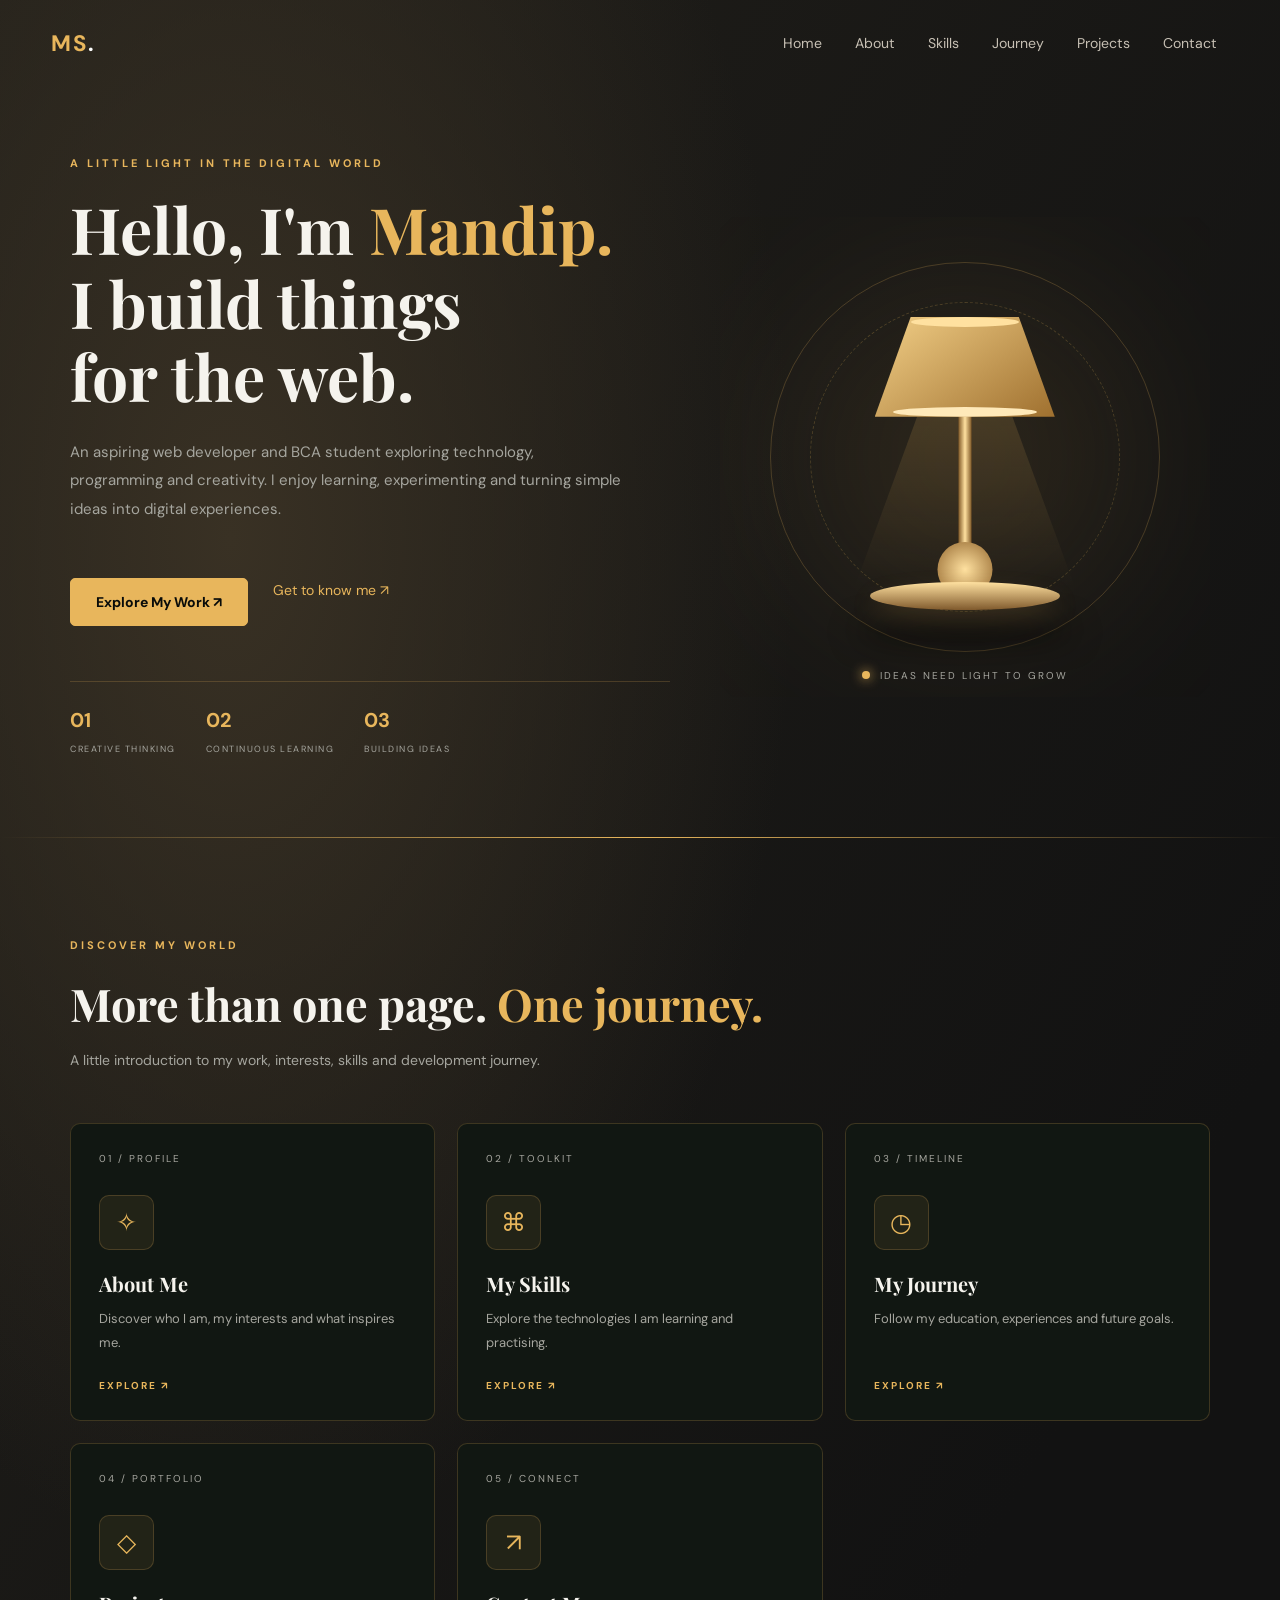
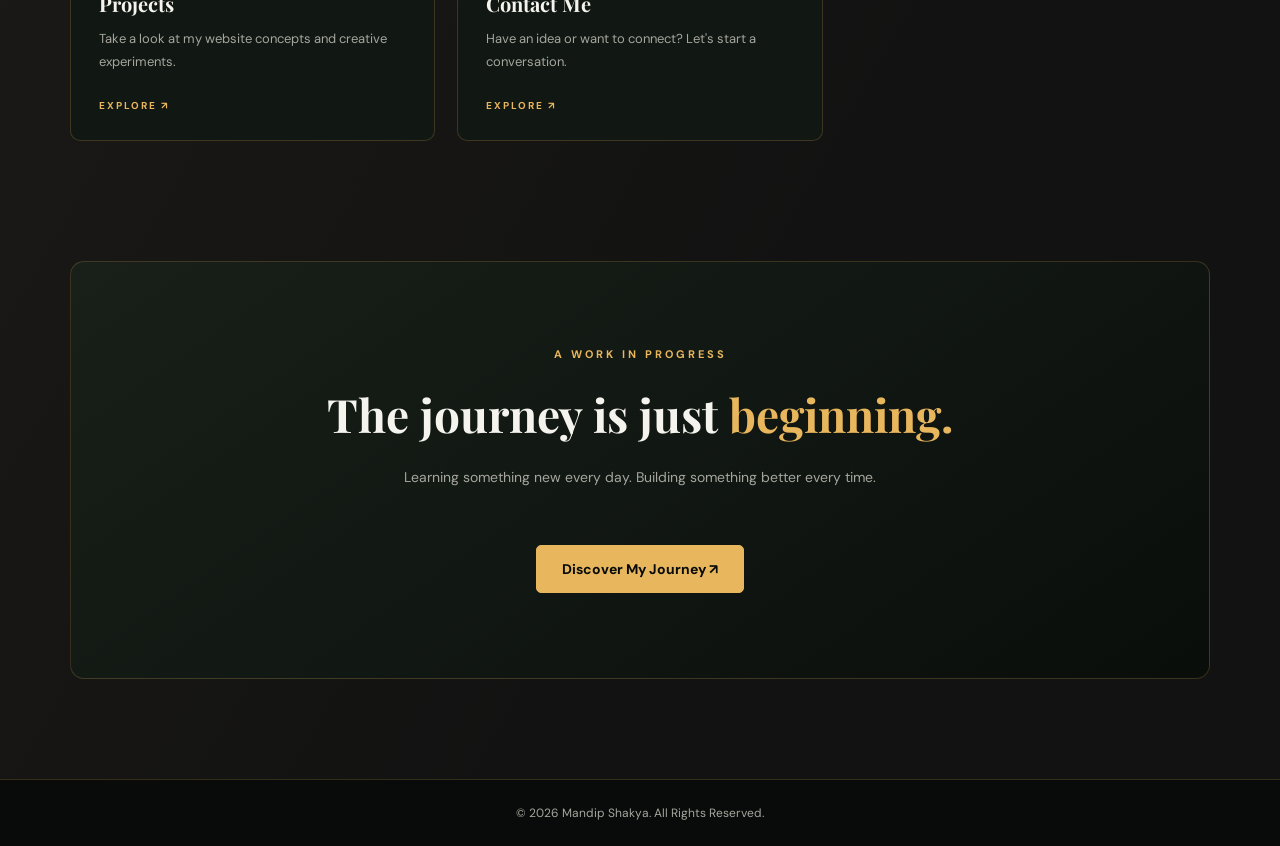
<file: index.html>
<!DOCTYPE html>
<html lang="en">

<head>
    <meta charset="UTF-8">
    <meta name="viewport" content="width=device-width, initial-scale=1.0">

    <title>Home | Mandip Shakya</title>

    <!-- CSS FILES -->
    <link rel="stylesheet" href="common.css">
    <link rel="stylesheet" href="index.css">

</head>

<body>

    <!-- HEADER -->

    <header class="site-header">

        <a class="logo" href="index.html">
            MS<span>.</span>
        </a>

        <nav>
            <a href="index.html" class="active">Home</a>
            <a href="about.html">About</a>
            <a href="skills.html">Skills</a>
            <a href="journey.html">Journey</a>
            <a href="projects.html">Projects</a>
            <a href="contact.html">Contact</a>
        </nav>

    </header>

    <main>

        <!-- HERO SECTION -->

        <section class="hero page-wrap">

            <div class="hero-copy reveal">

                <div class="eyebrow">
                    A LITTLE LIGHT IN THE DIGITAL WORLD
                </div>

                <h1>
                    Hello, I'm
                    <span class="gold">Mandip.</span>
                    <br>
                    I build things
                    <br>
                    for the web.
                </h1>

                <p class="intro">
                    An aspiring web developer and BCA student
                    exploring technology, programming and creativity.

                    I enjoy learning, experimenting and turning
                    simple ideas into digital experiences.
                </p>

                <div class="actions">

                    <a href="projects.html" class="btn">
                        Explore My Work ↗
                    </a>

                    <a href="about.html" class="text-link">
                        Get to know me ↗
                    </a>

                </div>

                <div class="hero-bottom">

                    <div>
                        <span>01</span>
                        <p>CREATIVE THINKING</p>
                    </div>

                    <div>
                        <span>02</span>
                        <p>CONTINUOUS LEARNING</p>
                    </div>

                    <div>
                        <span>03</span>
                        <p>BUILDING IDEAS</p>
                    </div>

                </div>

            </div>

            <!-- LAMP SCENE -->

            <div class="lamp-scene">

                <div class="lamp-glow"></div>

                <div class="lamp-orbit orbit-one"></div>

                <div class="lamp-orbit orbit-two"></div>

                <div class="lamp-shade">
                    <div class="shade-top"></div>
                    <div class="shade-light"></div>
                </div>

                <div class="light-beam"></div>

                <div class="lamp-stem"></div>

                <div class="lamp-joint"></div>

                <div class="lamp-base"></div>

                <div class="lamp-shadow"></div>

                <div class="lamp-caption">
                    <span></span>
                    IDEAS NEED LIGHT TO GROW
                </div>

            </div>

        </section>

        <!-- DIVIDER -->

        <div class="gold-divider"></div>

        <!-- EXPLORE SECTION -->

        <section class="home-links page-wrap">

            <div class="section-title">

                <div class="eyebrow">
                    DISCOVER MY WORLD
                </div>

                <h2>
                    More than one page.
                    <span class="gold">One journey.</span>
                </h2>

                <p>
                    A little introduction to my work,
                    interests, skills and development journey.
                </p>

            </div>

            <div class="home-card-grid">

                <!-- ABOUT CARD -->

                <a href="about.html" class="home-card">

                    <span class="card-number">01 / PROFILE</span>

                    <div class="home-card-icon">✧</div>

                    <h3>About Me</h3>

                    <p>
                        Discover who I am, my interests
                        and what inspires me.
                    </p>

                    <span class="card-link">EXPLORE ↗</span>

                </a>

                <!-- SKILLS CARD -->

                <a href="skills.html" class="home-card">

                    <span class="card-number">02 / TOOLKIT</span>

                    <div class="home-card-icon">⌘</div>

                    <h3>My Skills</h3>

                    <p>
                        Explore the technologies
                        I am learning and practising.
                    </p>

                    <span class="card-link">EXPLORE ↗</span>

                </a>

                <!-- JOURNEY CARD -->

                <a href="journey.html" class="home-card">

                    <span class="card-number">03 / TIMELINE</span>

                    <div class="home-card-icon">◷</div>

                    <h3>My Journey</h3>

                    <p>
                        Follow my education,
                        experiences and future goals.
                    </p>

                    <span class="card-link">EXPLORE ↗</span>

                </a>

                <!-- PROJECTS CARD -->

                <a href="projects.html" class="home-card">

                    <span class="card-number">04 / PORTFOLIO</span>

                    <div class="home-card-icon">◇</div>

                    <h3>Projects</h3>

                    <p>
                        Take a look at my website
                        concepts and creative experiments.
                    </p>

                    <span class="card-link">EXPLORE ↗</span>

                </a>

                <!-- CONTACT CARD -->

                <a href="contact.html" class="home-card">

                    <span class="card-number">05 / CONNECT</span>

                    <div class="home-card-icon">↗</div>

                    <h3>Contact Me</h3>

                    <p>
                        Have an idea or want to connect?
                        Let's start a conversation.
                    </p>

                    <span class="card-link">EXPLORE ↗</span>

                </a>

            </div>

        </section>

        <!-- FINAL MESSAGE -->

        <section class="home-ending page-wrap">

            <div class="ending-content">

                <div class="eyebrow">
                    A WORK IN PROGRESS
                </div>

                <h2>
                    The journey is just
                    <span class="gold">beginning.</span>
                </h2>

                <p>
                    Learning something new every day.
                    Building something better every time.
                </p>

                <a href="journey.html" class="btn">
                    Discover My Journey ↗
                </a>

            </div>

        </section>

    </main>

    <!-- FOOTER -->

    <footer class="site-footer">
        © 2026 Mandip Shakya. All Rights Reserved.
    </footer>

</body>
</html>
</file>
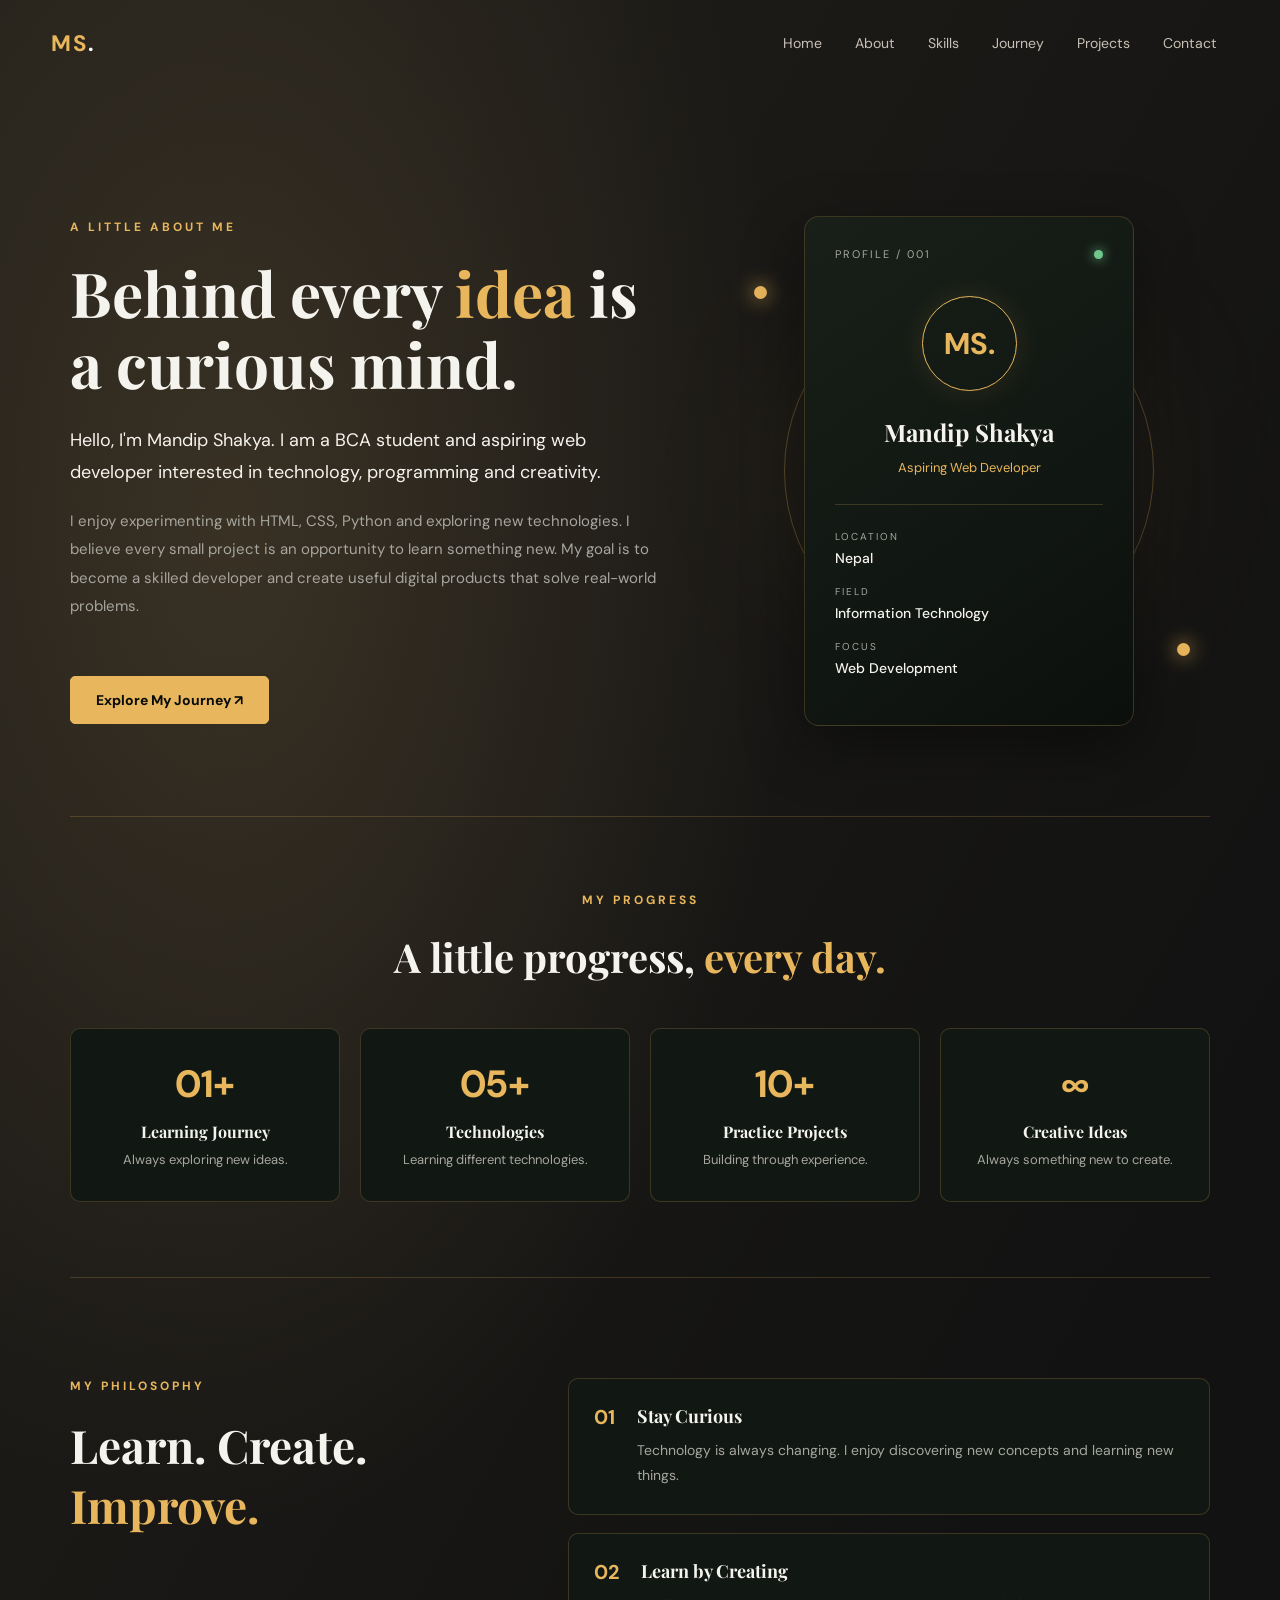
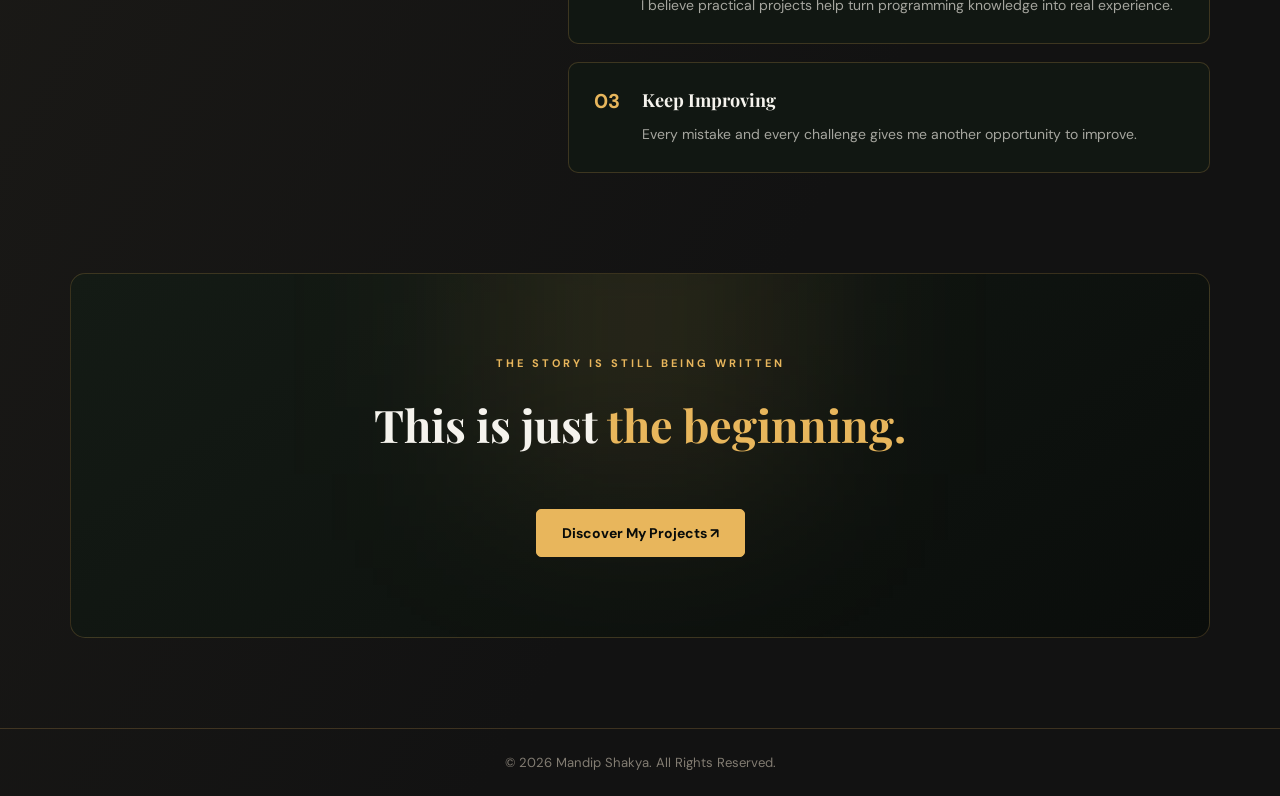
<file: about.html>
<!DOCTYPE html>
<html lang="en">

<head>
    <meta charset="UTF-8">
    <meta name="viewport" content="width=device-width, initial-scale=1.0">

    <title>About | Mandip Shakya</title>

    <!-- CSS FILES -->
    <link rel="stylesheet" href="common.css">
    <link rel="stylesheet" href="about.css">
</head>

<body>

    <!-- HEADER / NAVIGATION -->

    <header class="site-header">

        <a class="logo" href="index.html">
            MS<span>.</span>
        </a>

        <nav>
            <a href="index.html">Home</a>
            <a href="about.html" class="active">About</a>
            <a href="skills.html">Skills</a>
            <a href="journey.html">Journey</a>
            <a href="projects.html">Projects</a>
            <a href="contact.html">Contact</a>
        </nav>

    </header>

    <!-- MAIN CONTENT -->

    <main class="page-wrap">

        <!-- ABOUT HERO SECTION -->

        <section class="about-hero">

            <div class="about-left reveal">

                <div class="eyebrow">
                    A LITTLE ABOUT ME
                </div>

                <h1>
                    Behind every
                    <span class="gold">idea</span>
                    is a curious mind.
                </h1>

                <p class="about-intro">
                    Hello, I'm Mandip Shakya.

                    I am a BCA student and aspiring
                    web developer interested in
                    technology, programming and creativity.
                </p>

                <p class="about-description">
                    I enjoy experimenting with HTML, CSS,
                    Python and exploring new technologies.

                    I believe every small project is an
                    opportunity to learn something new.

                    My goal is to become a skilled developer
                    and create useful digital products
                    that solve real-world problems.
                </p>

                <a href="journey.html" class="btn">
                    Explore My Journey ↗
                </a>

            </div>

            <!-- PROFILE CARD -->

            <div class="about-visual reveal delay2">

                <div class="golden-orbit"></div>

                <div class="visual-glow"></div>

                <div class="profile-card">

                    <div class="profile-top">
                        <span>PROFILE / 001</span>
                        <span class="online-dot"></span>
                    </div>

                    <div class="profile-symbol">
                        MS.
                    </div>

                    <h2>Mandip Shakya</h2>

                    <p class="profile-role">
                        Aspiring Web Developer
                    </p>

                    <div class="profile-divider"></div>

                    <div class="profile-detail">
                        <span>LOCATION</span>
                        <strong>Nepal</strong>
                    </div>

                    <div class="profile-detail">
                        <span>FIELD</span>
                        <strong>Information Technology</strong>
                    </div>

                    <div class="profile-detail">
                        <span>FOCUS</span>
                        <strong>Web Development</strong>
                    </div>

                </div>

                <div class="floating-light light-one"></div>
                <div class="floating-light light-two"></div>

            </div>

        </section>

        <!-- ABOUT STATISTICS -->

        <section class="about-stats-section">

            <div class="stats-heading">

                <div class="eyebrow">
                    MY PROGRESS
                </div>

                <h2>
                    A little progress,
                    <span class="gold">every day.</span>
                </h2>

            </div>

            <div class="about-stats">

                <div class="stat-box">
                    <span class="stat-number">01+</span>
                    <h3>Learning Journey</h3>
                    <p>Always exploring new ideas.</p>
                </div>

                <div class="stat-box">
                    <span class="stat-number">05+</span>
                    <h3>Technologies</h3>
                    <p>Learning different technologies.</p>
                </div>

                <div class="stat-box">
                    <span class="stat-number">10+</span>
                    <h3>Practice Projects</h3>
                    <p>Building through experience.</p>
                </div>

                <div class="stat-box">
                    <span class="stat-number">∞</span>
                    <h3>Creative Ideas</h3>
                    <p>Always something new to create.</p>
                </div>

            </div>

        </section>

        <!-- PERSONAL PHILOSOPHY -->

        <section class="philosophy-section">

            <div class="philosophy-left">

                <div class="eyebrow">
                    MY PHILOSOPHY
                </div>

                <h2>
                    Learn. Create.
                    <span class="gold">Improve.</span>
                </h2>

            </div>

            <div class="philosophy-right">

                <div class="philosophy-card">

                    <span>01</span>

                    <div>
                        <h3>Stay Curious</h3>

                        <p>
                            Technology is always changing.
                            I enjoy discovering new concepts
                            and learning new things.
                        </p>
                    </div>

                </div>

                <div class="philosophy-card">

                    <span>02</span>

                    <div>
                        <h3>Learn by Creating</h3>

                        <p>
                            I believe practical projects
                            help turn programming knowledge
                            into real experience.
                        </p>
                    </div>

                </div>

                <div class="philosophy-card">

                    <span>03</span>

                    <div>
                        <h3>Keep Improving</h3>

                        <p>
                            Every mistake and every challenge
                            gives me another opportunity
                            to improve.
                        </p>
                    </div>

                </div>

            </div>

        </section>

        <!-- FINAL SECTION -->

        <section class="about-ending">

            <div class="ending-glow"></div>

            <p>THE STORY IS STILL BEING WRITTEN</p>

            <h2>
                This is just
                <span class="gold">the beginning.</span>
            </h2>

            <a href="projects.html" class="btn">
                Discover My Projects ↗
            </a>

        </section>

    </main>

    <!-- FOOTER -->

    <footer class="site-footer">
        © 2026 Mandip Shakya. All Rights Reserved.
    </footer>

</body>
</html>
</file>
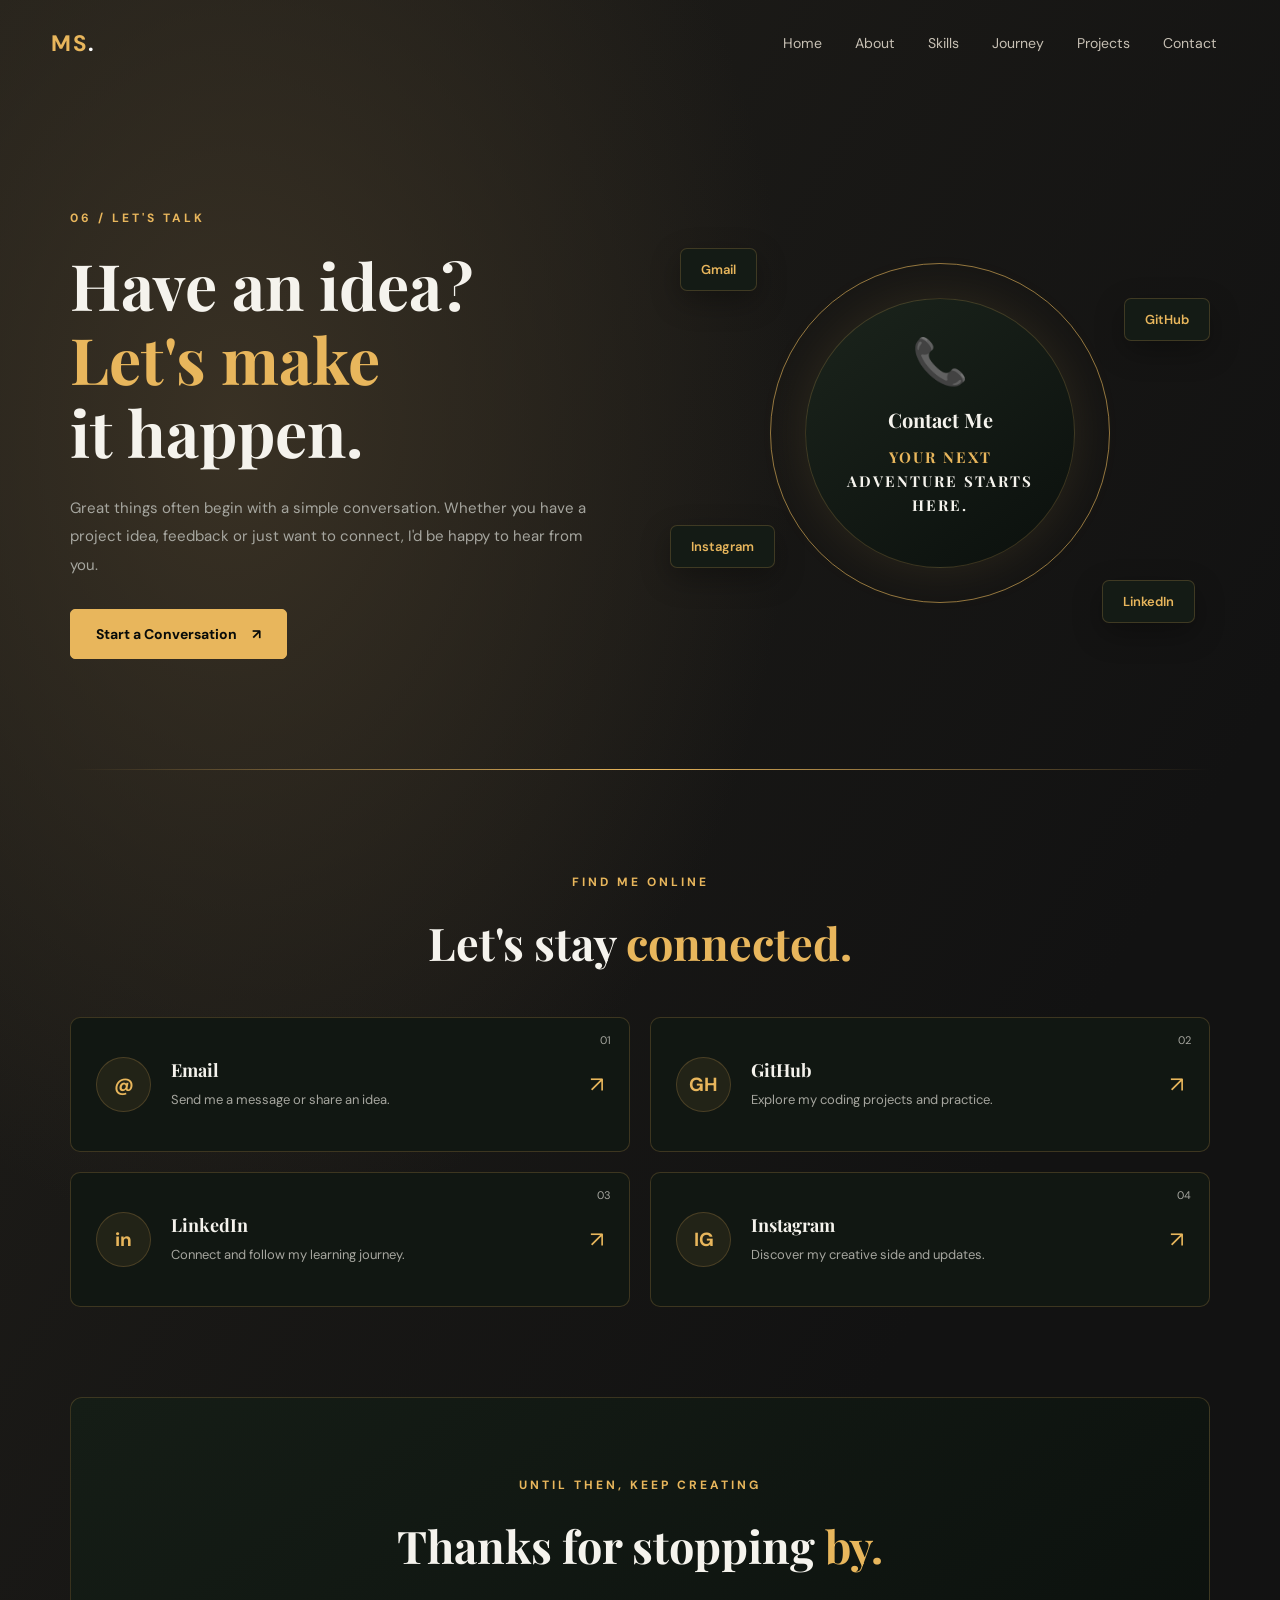
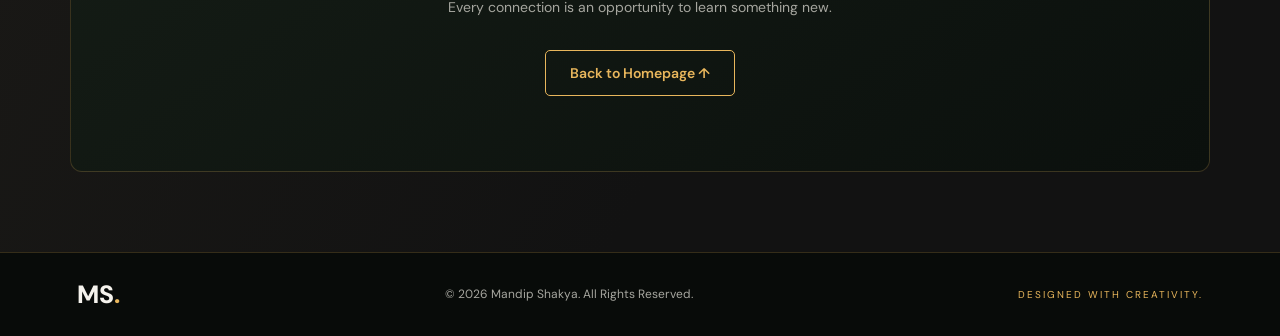
<file: contact.html>
<!DOCTYPE html>
<html lang="en">

<head>
    <meta charset="UTF-8">
    <meta name="viewport" content="width=device-width, initial-scale=1.0">

    <title>Contact | Mandip Shakya</title>

    <!-- CSS FILES -->
    <link rel="stylesheet" href="common.css">
    <link rel="stylesheet" href="contact.css">
</head>

<body>

    <!-- HEADER / NAVIGATION -->

    <header class="site-header">

        <a href="index.html" class="logo">
            MS<span>.</span>
        </a>

        <nav>
            <a href="index.html">Home</a>
            <a href="about.html">About</a>
            <a href="skills.html">Skills</a>
            <a href="journey.html">Journey</a>
            <a href="projects.html">Projects</a>
            <a href="contact.html" class="active">Contact</a>
        </nav>

    </header>


    <!-- CONTACT PAGE -->

    <main class="contact-page">

        <!-- HERO SECTION -->

        <section class="contact-hero">

            <div class="hero-left">

                <span class="eyebrow">06 / LET'S TALK</span>

                <h1>
                    Have an idea?
                    <br>
                    <span class="gold">Let's make</span>
                    <br>
                    it happen.
                </h1>

                <p>
                    Great things often begin with a simple
                    conversation. Whether you have a project
                    idea, feedback or just want to connect,
                    I'd be happy to hear from you.
                </p>

                <a href="mailto:shakyamandip2065@gmail.com"
                   class="main-button">
                    Start a Conversation <span>↗</span>
                </a>

            </div>


            <!-- CONTACT ILLUSTRATION -->

            <div class="home-image">

                <div class="floating-card card-one">Gmail</div>
                <div class="floating-card card-two">GitHub</div>
                <div class="floating-card card-three">Instagram</div>
                <div class="floating-card card-four">LinkedIn</div>

                <div class="circle-animation">

                    <div class="circle-inner">

                        <div class="code-symbol">
                            &#128222;
                        </div>

                        <h3>Contact Me</h3>

                        <h2>
                            YOUR NEXT
                            <span>ADVENTURE STARTS HERE.</span>
                        </h2>

                    </div>

                </div>

            </div>

        </section>


        <div class="section-divider"></div>


        <!-- CONTACT INFORMATION -->

        <section class="connect-section">

            <div class="section-title">

                <span class="eyebrow">FIND ME ONLINE</span>

                <h2>
                    Let's stay
                    <span class="gold">connected.</span>
                </h2>

            </div>


            <div class="connect-grid">

                <!-- EMAIL -->

                <a href="mailto:shakyamandip2065@gmail.com"
                   class="connect-card">

                    <span class="card-number">01</span>
                    <span class="social-icon">@</span>

                    <div>
                        <h3>Email</h3>
                        <p>Send me a message or share an idea.</p>
                    </div>

                    <span class="card-arrow">↗</span>

                </a>


                <!-- GITHUB -->

                <a href="https://github.com/shakyamandip2065-ui"
                   target="_blank"
                   rel="noopener noreferrer"
                   class="connect-card">

                    <span class="card-number">02</span>
                    <span class="social-icon">GH</span>

                    <div>
                        <h3>GitHub</h3>
                        <p>Explore my coding projects and practice.</p>
                    </div>

                    <span class="card-arrow">↗</span>

                </a>


                <!-- LINKEDIN -->

                <a href="https://www.linkedin.com/in/mandip-shakya-161b43423?utm_source=share_via&utm_content=profile&utm_medium=member_android"
                   target="_blank"
                   rel="noopener noreferrer"
                   class="connect-card">

                    <span class="card-number">03</span>
                    <span class="social-icon">in</span>

                    <div>
                        <h3>LinkedIn</h3>
                        <p>Connect and follow my learning journey.</p>
                    </div>

                    <span class="card-arrow">↗</span>

                </a>


                <!-- INSTAGRAM -->

                <a href="https://www.instagram.com/mandip_shakya?obrf=MWZueHhsZTlsdjFzeQ=="
                   target="_blank"
                   rel="noopener noreferrer"
                   class="connect-card">

                    <span class="card-number">04</span>
                    <span class="social-icon">IG</span>

                    <div>
                        <h3>Instagram</h3>
                        <p>Discover my creative side and updates.</p>
                    </div>

                    <span class="card-arrow">↗</span>

                </a>

            </div>

        </section>


        <!-- CLOSING SECTION -->

        <section class="closing-section">

            <span class="eyebrow">UNTIL THEN, KEEP CREATING</span>

            <h2>
                Thanks for stopping
                <span class="gold">by.</span>
            </h2>

            <p>
                Every connection is an opportunity to learn something new.
            </p>

            <a href="index.html" class="back-button">
                Back to Homepage ↑
            </a>

        </section>

    </main>


    <!-- FOOTER -->

    <footer class="site-footer">

        <a href="index.html" class="footer-logo">
            MS<span>.</span>
        </a>

        <p>© 2026 Mandip Shakya. All Rights Reserved.</p>

        <span class="footer-note">
            DESIGNED WITH CREATIVITY.
        </span>

    </footer>

</body>
</html>
</file>
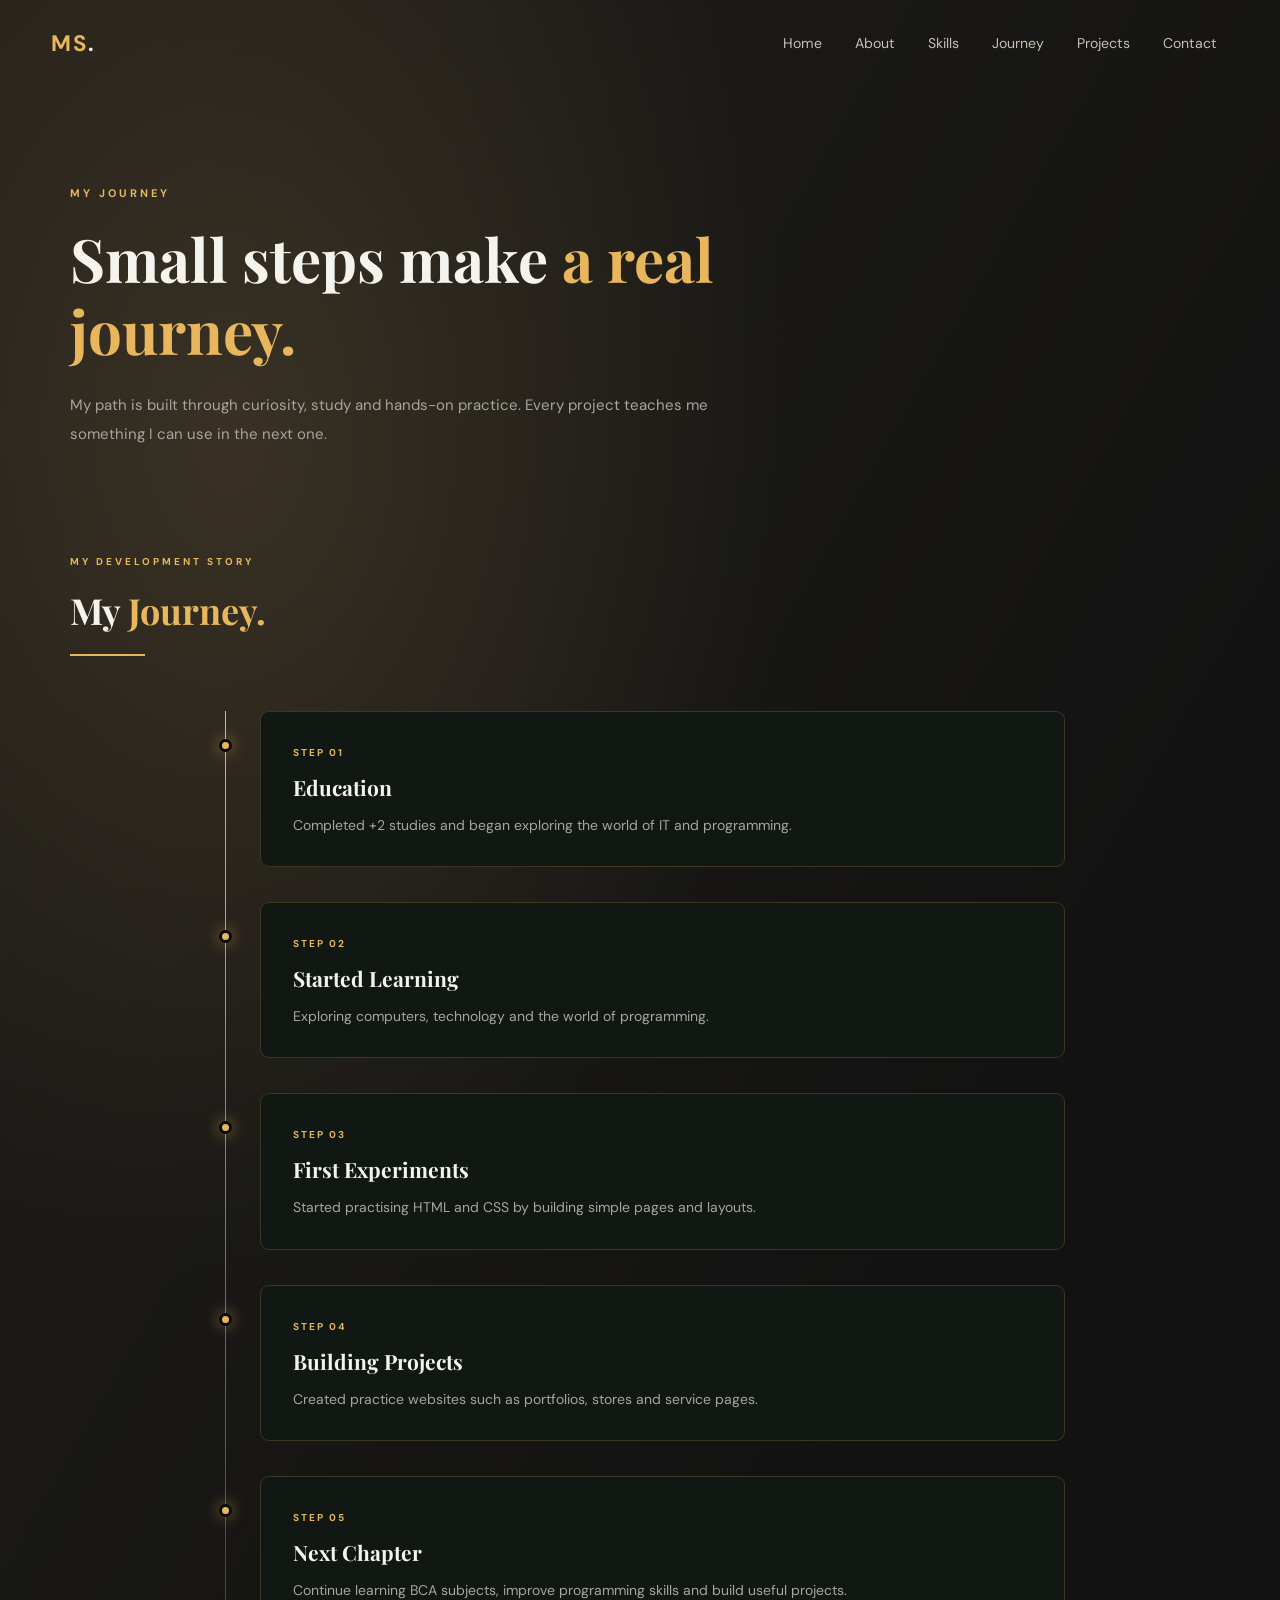
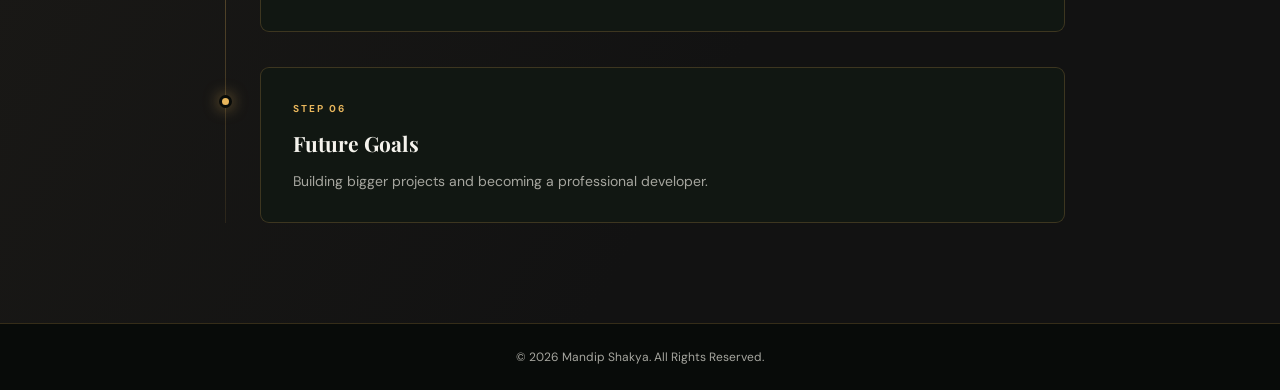
<file: journey.html>
<!DOCTYPE html>
<html lang="en">

<head>
    <meta charset="UTF-8">
    <meta name="viewport" content="width=device-width, initial-scale=1.0">

    <title>Journey | Mandip Shakya</title>

    <!-- CSS FILES -->
    <link rel="stylesheet" href="common.css">
    <link rel="stylesheet" href="journey.css">

</head>

<body>

    <!-- HEADER -->

    <header class="site-header">

        <a class="logo" href="index.html">
            MS<span>.</span>
        </a>

        <nav>
            <a href="index.html">Home</a>
            <a href="about.html">About</a>
            <a href="skills.html">Skills</a>
            <a href="journey.html" class="active">Journey</a>
            <a href="projects.html">Projects</a>
            <a href="contact.html">Contact</a>
        </nav>

    </header>

    <!-- MAIN JOURNEY CONTENT -->

    <main class="page-wrap inner-page">

        <!-- INTRODUCTION -->

        <div class="eyebrow reveal">
            MY JOURNEY
        </div>

        <h1 class="reveal delay1">
            Small steps make
            <span class="gold">a real journey.</span>
        </h1>

        <p class="lead reveal delay2">
            My path is built through curiosity, study
            and hands-on practice. Every project teaches
            me something I can use in the next one.
        </p>

        <!-- JOURNEY TIMELINE -->

        <section class="journey-section">

            <div class="section-heading">

                <p>MY DEVELOPMENT STORY</p>

                <h2>
                    My <span>Journey.</span>
                </h2>

                <div class="heading-line"></div>

            </div>

            <div class="timeline">

                <!-- STEP 01 -->

                <div class="timeline-item">

                    <div class="timeline-dot"></div>

                    <div class="timeline-content">

                        <span class="step">STEP 01</span>

                        <h3>Education</h3>

                        <p>
                            Completed +2 studies and began
                            exploring the world of IT
                            and programming.
                        </p>

                    </div>

                </div>

                <!-- STEP 02 -->

                <div class="timeline-item">

                    <div class="timeline-dot"></div>

                    <div class="timeline-content">

                        <span class="step">STEP 02</span>

                        <h3>Started Learning</h3>

                        <p>
                            Exploring computers, technology
                            and the world of programming.
                        </p>

                    </div>

                </div>

                <!-- STEP 03 -->

                <div class="timeline-item">

                    <div class="timeline-dot"></div>

                    <div class="timeline-content">

                        <span class="step">STEP 03</span>

                        <h3>First Experiments</h3>

                        <p>
                            Started practising HTML and CSS
                            by building simple pages
                            and layouts.
                        </p>

                    </div>

                </div>

                <!-- STEP 04 -->

                <div class="timeline-item">

                    <div class="timeline-dot"></div>

                    <div class="timeline-content">

                        <span class="step">STEP 04</span>

                        <h3>Building Projects</h3>

                        <p>
                            Created practice websites such as
                            portfolios, stores and service pages.
                        </p>

                    </div>

                </div>

                <!-- STEP 05 -->

                <div class="timeline-item">

                    <div class="timeline-dot"></div>

                    <div class="timeline-content">

                        <span class="step">STEP 05</span>

                        <h3>Next Chapter</h3>

                        <p>
                            Continue learning BCA subjects,
                            improve programming skills and
                            build useful projects.
                        </p>

                    </div>

                </div>

                <!-- STEP 06 -->

                <div class="timeline-item">

                    <div class="timeline-dot"></div>

                    <div class="timeline-content">

                        <span class="step">STEP 06</span>

                        <h3>Future Goals</h3>

                        <p>
                            Building bigger projects and
                            becoming a professional developer.
                        </p>

                    </div>

                </div>

            </div>

        </section>

    </main>

    <!-- FOOTER -->

    <footer class="site-footer">
        © 2026 Mandip Shakya. All Rights Reserved.
    </footer>

</body>
</html>
</file>
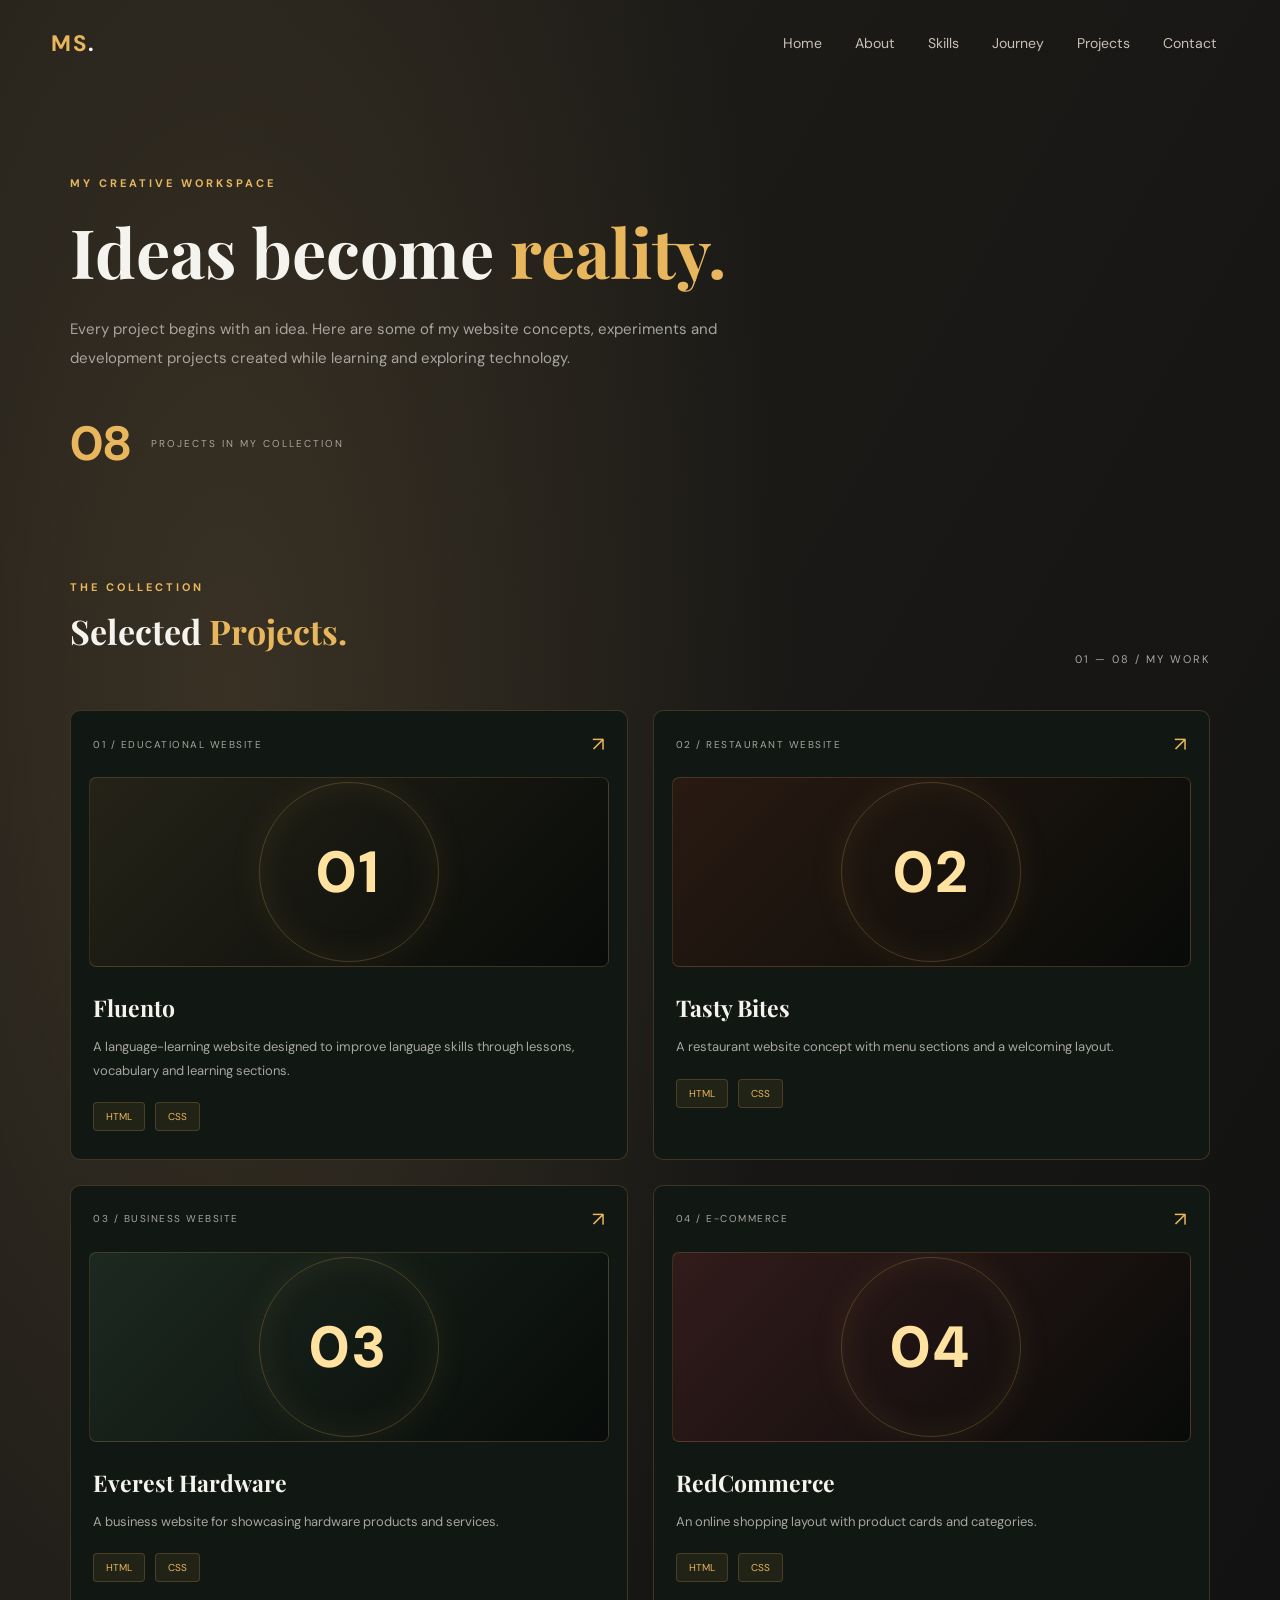
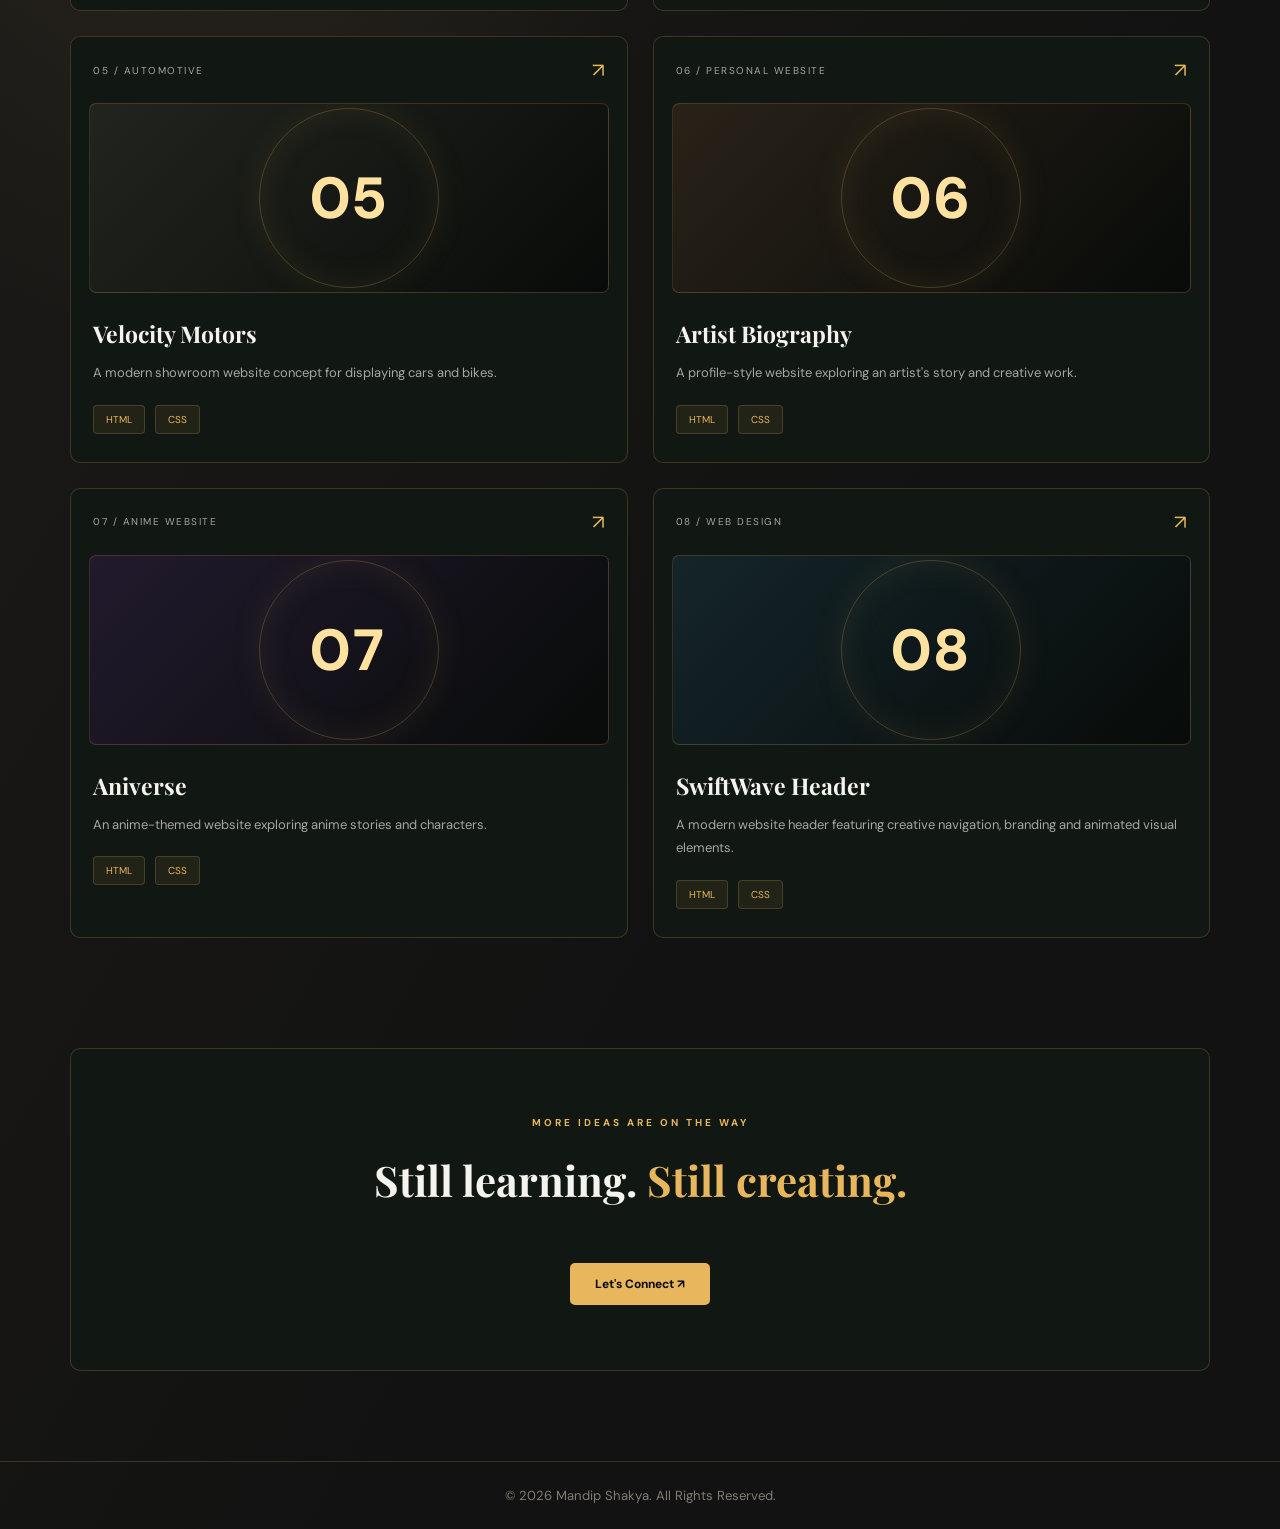
<file: projects.html>
<!DOCTYPE html>
<html lang="en">

<head>
    <meta charset="UTF-8">
    <meta name="viewport" content="width=device-width, initial-scale=1.0">

    <title>Projects | Mandip Shakya</title>

    <!-- CSS FILES -->
    <link rel="stylesheet" href="common.css">
    <link rel="stylesheet" href="projects.css">

</head>

<body>

    <!-- HEADER -->

    <header class="site-header">

        <a class="logo" href="index.html">
            MS<span>.</span>
        </a>

        <nav>
            <a href="index.html">Home</a>
            <a href="about.html">About</a>
            <a href="skills.html">Skills</a>
            <a href="journey.html">Journey</a>
            <a href="projects.html" class="active">Projects</a>
            <a href="contact.html">Contact</a>
        </nav>

    </header>

    <!-- MAIN PROJECTS PAGE -->

    <main class="page-wrap projects-page">

        <!-- PROJECT INTRO -->

        <section class="project-hero">

            <div class="eyebrow reveal">
                MY CREATIVE WORKSPACE
            </div>

            <h1 class="reveal delay1">
                Ideas become
                <span class="gold">reality.</span>
            </h1>

            <p class="project-intro reveal delay2">
                Every project begins with an idea.
                Here are some of my website concepts,
                experiments and development projects
                created while learning and exploring technology.
            </p>

            <div class="project-count reveal delay2">

                <span>08</span>

                <p>PROJECTS IN MY COLLECTION</p>

            </div>

        </section>

        <!-- PROJECT COLLECTION -->

        <section class="project-section">

            <div class="project-heading">

                <div>
                    <span class="eyebrow">THE COLLECTION</span>
                    <h2>Selected <span class="gold">Projects.</span></h2>
                </div>

                <p>01 — 08 / MY WORK</p>

            </div>

            <div class="project-grid">

                <!-- PROJECT 01 -->

                <article class="project-card project-large">

                    <div class="project-top">
                        <span>01 / EDUCATIONAL WEBSITE</span>
                        <span class="project-arrow">↗</span>
                    </div>

                    <div class="project-visual visual-nine">
                        <div class="visual-icon">01</div>
                        <div class="visual-shape"></div>
                    </div>

                    <div class="project-info">

                        <h3>Fluento</h3>

                        <p>
                            A language-learning website designed
                            to improve language skills through
                            lessons, vocabulary and learning sections.
                        </p>

                        <div class="project-tech">
                            <span>HTML</span>
                            <span>CSS</span>
                        </div>

                    </div>

                </article>

                <!-- PROJECT 02 -->

                <article class="project-card">

                    <div class="project-top">
                        <span>02 / RESTAURANT WEBSITE</span>
                        <span class="project-arrow">↗</span>
                    </div>

                    <div class="project-visual visual-two">
                        <div class="visual-icon">02</div>
                        <div class="visual-shape"></div>
                    </div>

                    <div class="project-info">

                        <h3>Tasty Bites</h3>

                        <p>
                            A restaurant website concept with
                            menu sections and a welcoming layout.
                        </p>

                        <div class="project-tech">
                            <span>HTML</span>
                            <span>CSS</span>
                        </div>

                    </div>

                </article>

                <!-- PROJECT 03 -->

                <article class="project-card">

                    <div class="project-top">
                        <span>03 / BUSINESS WEBSITE</span>
                        <span class="project-arrow">↗</span>
                    </div>

                    <div class="project-visual visual-three">
                        <div class="visual-icon">03</div>
                        <div class="visual-shape"></div>
                    </div>

                    <div class="project-info">

                        <h3>Everest Hardware</h3>

                        <p>
                            A business website for showcasing
                            hardware products and services.
                        </p>

                        <div class="project-tech">
                            <span>HTML</span>
                            <span>CSS</span>
                        </div>

                    </div>

                </article>

                <!-- PROJECT 04 -->

                <article class="project-card">

                    <div class="project-top">
                        <span>04 / E-COMMERCE</span>
                        <span class="project-arrow">↗</span>
                    </div>

                    <div class="project-visual visual-four">
                        <div class="visual-icon">04</div>
                        <div class="visual-shape"></div>
                    </div>

                    <div class="project-info">

                        <h3>RedCommerce</h3>

                        <p>
                            An online shopping layout with
                            product cards and categories.
                        </p>

                        <div class="project-tech">
                            <span>HTML</span>
                            <span>CSS</span>
                        </div>

                    </div>

                </article>

                <!-- PROJECT 05 -->

                <article class="project-card project-large">

                    <div class="project-top">
                        <span>05 / AUTOMOTIVE</span>
                        <span class="project-arrow">↗</span>
                    </div>

                    <div class="project-visual visual-five">
                        <div class="visual-icon">05</div>
                        <div class="visual-shape"></div>
                    </div>

                    <div class="project-info">

                        <h3>Velocity Motors</h3>

                        <p>
                            A modern showroom website concept
                            for displaying cars and bikes.
                        </p>

                        <div class="project-tech">
                            <span>HTML</span>
                            <span>CSS</span>
                        </div>

                    </div>

                </article>

                <!-- PROJECT 06 -->

                <article class="project-card">

                    <div class="project-top">
                        <span>06 / PERSONAL WEBSITE</span>
                        <span class="project-arrow">↗</span>
                    </div>

                    <div class="project-visual visual-six">
                        <div class="visual-icon">06</div>
                        <div class="visual-shape"></div>
                    </div>

                    <div class="project-info">

                        <h3>Artist Biography</h3>

                        <p>
                            A profile-style website exploring
                            an artist's story and creative work.
                        </p>

                        <div class="project-tech">
                            <span>HTML</span>
                            <span>CSS</span>
                        </div>

                    </div>

                </article>

                <!-- PROJECT 07 -->

                <article class="project-card">

                    <div class="project-top">
                        <span>07 / ANIME WEBSITE</span>
                        <span class="project-arrow">↗</span>
                    </div>

                    <div class="project-visual visual-seven">
                        <div class="visual-icon">07</div>
                        <div class="visual-shape"></div>
                    </div>

                    <div class="project-info">

                        <h3>Aniverse</h3>

                        <p>
                            An anime-themed website exploring
                            anime stories and characters.
                        </p>

                        <div class="project-tech">
                            <span>HTML</span>
                            <span>CSS</span>
                        </div>

                    </div>

                </article>

                <!-- PROJECT 08 -->

                <article class="project-card">

                    <div class="project-top">
                        <span>08 / WEB DESIGN</span>
                        <span class="project-arrow">↗</span>
                    </div>

                    <div class="project-visual visual-eight">
                        <div class="visual-icon">08</div>
                        <div class="visual-shape"></div>
                    </div>

                    <div class="project-info">

                        <h3>SwiftWave Header</h3>

                        <p>
                            A modern website header featuring
                            creative navigation, branding
                            and animated visual elements.
                        </p>

                        <div class="project-tech">
                            <span>HTML</span>
                            <span>CSS</span>
                        </div>

                    </div>

                </article>

            </div>

        </section>

        <!-- ENDING SECTION -->

        <section class="project-ending">

            <p>MORE IDEAS ARE ON THE WAY</p>

            <h2>
                Still learning.
                <span class="gold">Still creating.</span>
            </h2>

            <a href="contact.html" class="btn">
                Let's Connect ↗
            </a>

        </section>

    </main>

    <!-- FOOTER -->

    <footer class="site-footer">
        © 2026 Mandip Shakya. All Rights Reserved.
    </footer>

</body>
</html>
</file>
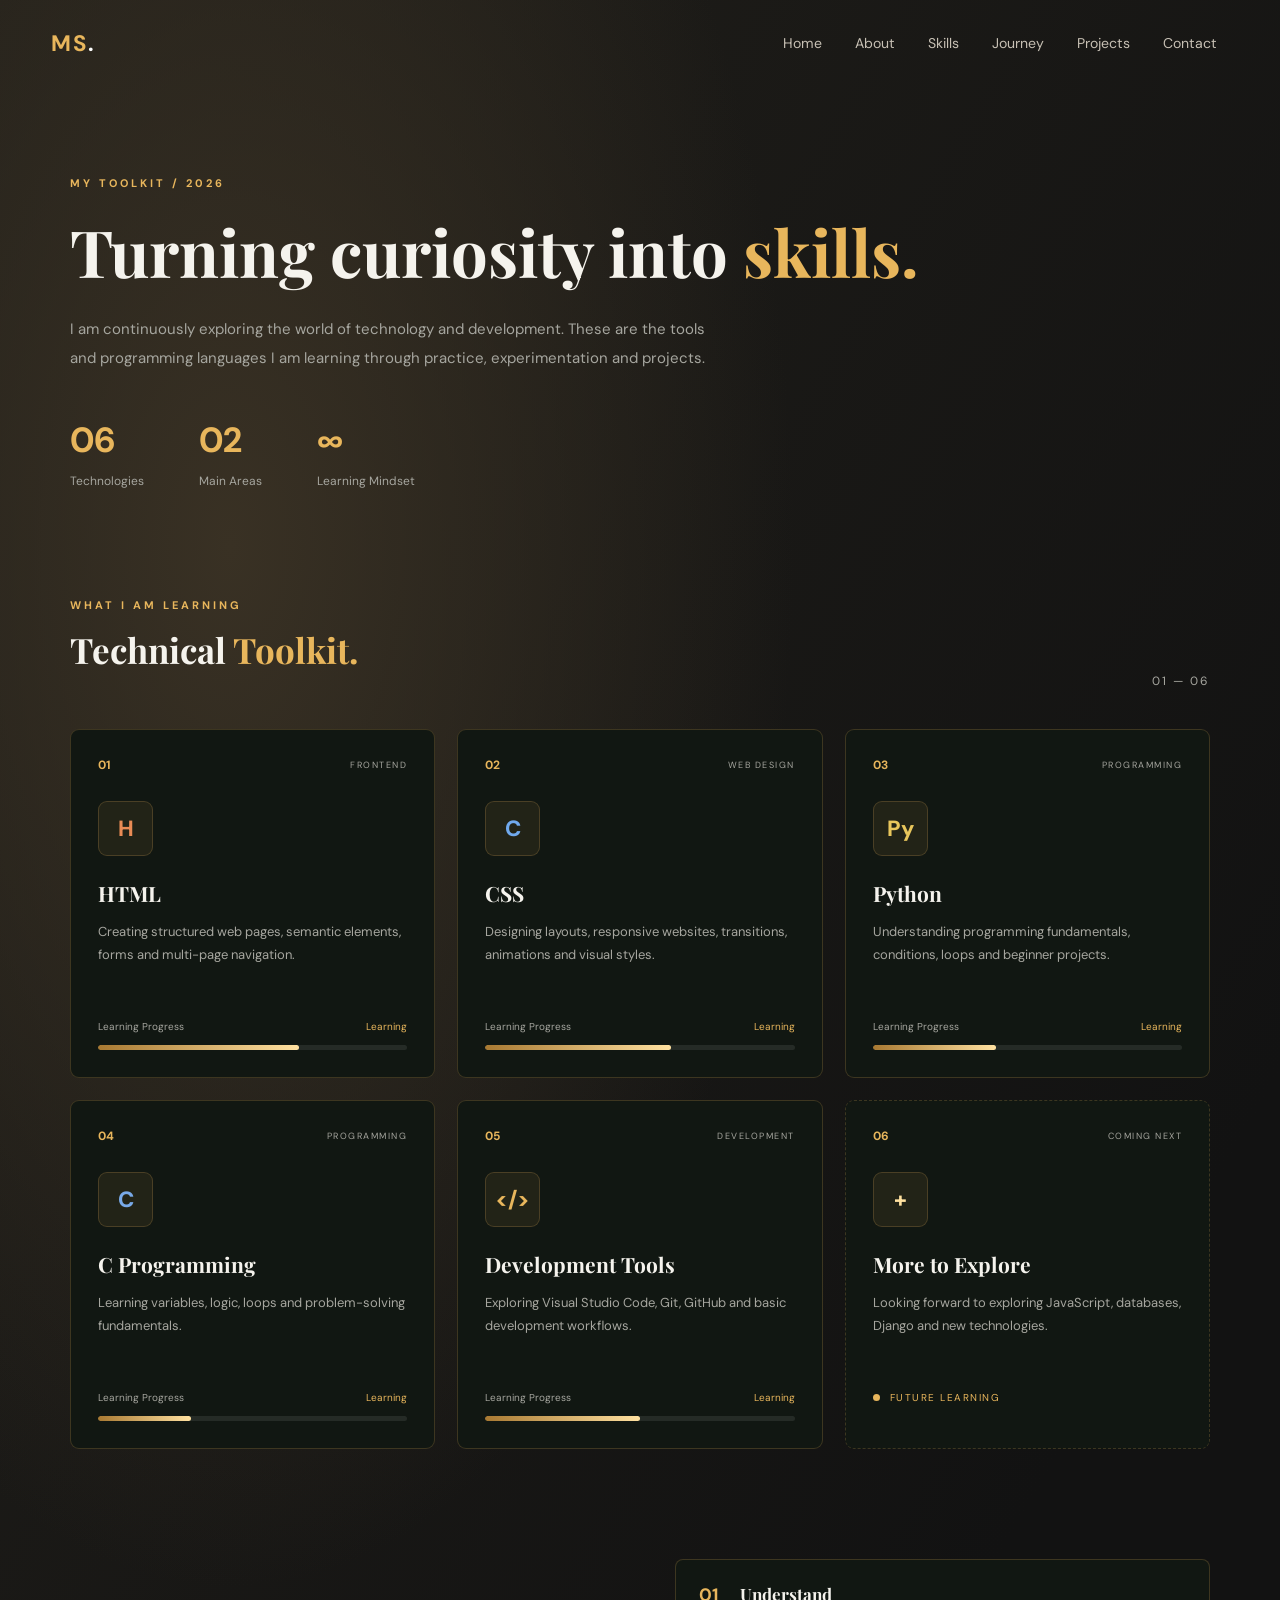
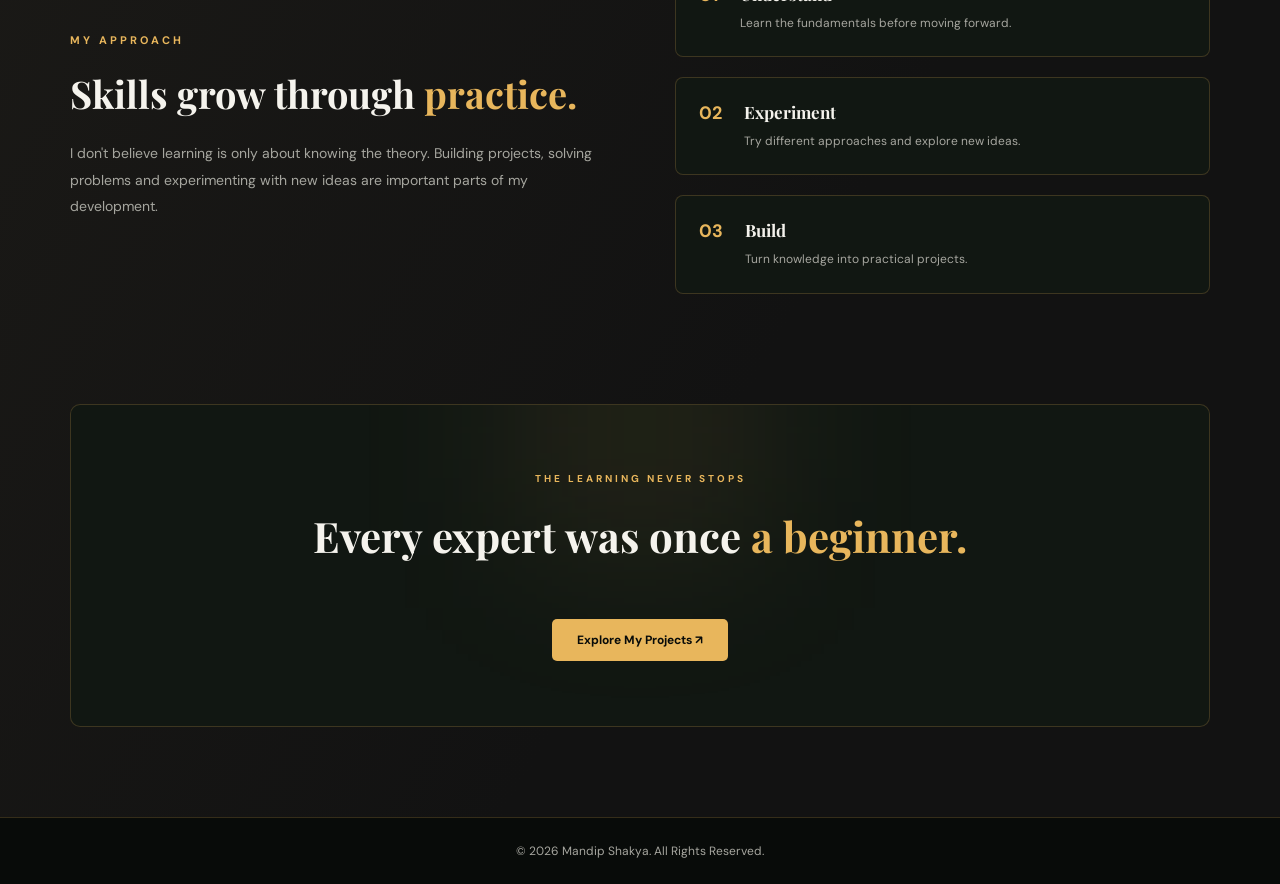
<file: skills.html>
<!DOCTYPE html>
<html lang="en">

<head>
    <meta charset="UTF-8">
    <meta name="viewport" content="width=device-width, initial-scale=1.0">

    <title>Skills | Mandip Shakya</title>

    <!-- CSS FILES -->
    <link rel="stylesheet" href="common.css">
    <link rel="stylesheet" href="skills.css">

</head>

<body>

    <!-- HEADER -->

    <header class="site-header">

        <a class="logo" href="index.html">
            MS<span>.</span>
        </a>

        <nav>
            <a href="index.html">Home</a>
            <a href="about.html">About</a>
            <a href="skills.html" class="active">Skills</a>
            <a href="journey.html">Journey</a>
            <a href="projects.html">Projects</a>
            <a href="contact.html">Contact</a>
        </nav>

    </header>

    <!-- MAIN SKILLS PAGE -->

    <main class="page-wrap skills-page">

        <!-- SKILLS INTRODUCTION -->

        <section class="skills-hero">

            <div class="eyebrow reveal">
                MY TOOLKIT / 2026
            </div>

            <h1 class="reveal delay1">
                Turning curiosity
                into <span class="gold">skills.</span>
            </h1>

            <p class="skills-intro reveal delay2">
                I am continuously exploring the world
                of technology and development.

                These are the tools and programming
                languages I am learning through
                practice, experimentation and projects.
            </p>

            <!-- SKILLS SUMMARY -->

            <div class="skill-summary">

                <div>
                    <span>06</span>
                    <p>Technologies</p>
                </div>

                <div>
                    <span>02</span>
                    <p>Main Areas</p>
                </div>

                <div>
                    <span>∞</span>
                    <p>Learning Mindset</p>
                </div>

            </div>

        </section>

        <!-- SKILLS DASHBOARD -->

        <section class="skills-dashboard">

            <div class="dashboard-heading">

                <div>
                    <span class="eyebrow">WHAT I AM LEARNING</span>

                    <h2>
                        Technical <span class="gold">Toolkit.</span>
                    </h2>
                </div>

                <span class="dashboard-number">01 — 06</span>

            </div>

            <div class="skills-grid">

                <!-- SKILL 01: HTML -->

                <article class="skill-card">

                    <div class="skill-card-top">
                        <span class="skill-number">01</span>
                        <span class="skill-category">FRONTEND</span>
                    </div>

                    <div class="skill-icon html-icon">H</div>

                    <h3>HTML</h3>

                    <p>
                        Creating structured web pages,
                        semantic elements, forms
                        and multi-page navigation.
                    </p>

                    <div class="skill-level">

                        <div class="level-info">
                            <span>Learning Progress</span>
                            <span>Learning</span>
                        </div>

                        <div class="progress-track">
                            <div class="progress-fill html-progress"></div>
                        </div>

                    </div>

                </article>

                <!-- SKILL 02: CSS -->

                <article class="skill-card">

                    <div class="skill-card-top">
                        <span class="skill-number">02</span>
                        <span class="skill-category">WEB DESIGN</span>
                    </div>

                    <div class="skill-icon css-icon">C</div>

                    <h3>CSS</h3>

                    <p>
                        Designing layouts, responsive
                        websites, transitions,
                        animations and visual styles.
                    </p>

                    <div class="skill-level">

                        <div class="level-info">
                            <span>Learning Progress</span>
                            <span>Learning</span>
                        </div>

                        <div class="progress-track">
                            <div class="progress-fill css-progress"></div>
                        </div>

                    </div>

                </article>

                <!-- SKILL 03: PYTHON -->

                <article class="skill-card">

                    <div class="skill-card-top">
                        <span class="skill-number">03</span>
                        <span class="skill-category">PROGRAMMING</span>
                    </div>

                    <div class="skill-icon python-icon">Py</div>

                    <h3>Python</h3>

                    <p>
                        Understanding programming
                        fundamentals, conditions,
                        loops and beginner projects.
                    </p>

                    <div class="skill-level">

                        <div class="level-info">
                            <span>Learning Progress</span>
                            <span>Learning</span>
                        </div>

                        <div class="progress-track">
                            <div class="progress-fill python-progress"></div>
                        </div>

                    </div>

                </article>

                <!-- SKILL 04: C PROGRAMMING -->

                <article class="skill-card">

                    <div class="skill-card-top">
                        <span class="skill-number">04</span>
                        <span class="skill-category">PROGRAMMING</span>
                    </div>

                    <div class="skill-icon c-icon">C</div>

                    <h3>C Programming</h3>

                    <p>
                        Learning variables, logic,
                        loops and problem-solving
                        fundamentals.
                    </p>

                    <div class="skill-level">

                        <div class="level-info">
                            <span>Learning Progress</span>
                            <span>Learning</span>
                        </div>

                        <div class="progress-track">
                            <div class="progress-fill c-progress"></div>
                        </div>

                    </div>

                </article>

                <!-- SKILL 05: DEVELOPMENT TOOLS -->

                <article class="skill-card">

                    <div class="skill-card-top">
                        <span class="skill-number">05</span>
                        <span class="skill-category">DEVELOPMENT</span>
                    </div>

                    <div class="skill-icon tools-icon">
                        &lt;/&gt;
                    </div>

                    <h3>Development Tools</h3>

                    <p>
                        Exploring Visual Studio Code,
                        Git, GitHub and basic
                        development workflows.
                    </p>

                    <div class="skill-level">

                        <div class="level-info">
                            <span>Learning Progress</span>
                            <span>Learning</span>
                        </div>

                        <div class="progress-track">
                            <div class="progress-fill tools-progress"></div>
                        </div>

                    </div>

                </article>

                <!-- SKILL 06: FUTURE SKILLS -->

                <article class="skill-card future-card">

                    <div class="skill-card-top">
                        <span class="skill-number">06</span>
                        <span class="skill-category">COMING NEXT</span>
                    </div>

                    <div class="skill-icon future-icon">+</div>

                    <h3>More to Explore</h3>

                    <p>
                        Looking forward to exploring
                        JavaScript, databases,
                        Django and new technologies.
                    </p>

                    <div class="future-label">
                        <span></span>
                        FUTURE LEARNING
                    </div>

                </article>

            </div>

        </section>

        <!-- LEARNING PHILOSOPHY -->

        <section class="learning-section">

            <div class="learning-left">

                <div class="eyebrow">
                    MY APPROACH
                </div>

                <h2>
                    Skills grow through
                    <span class="gold">practice.</span>
                </h2>

                <p>
                    I don't believe learning is only
                    about knowing the theory.

                    Building projects, solving problems
                    and experimenting with new ideas
                    are important parts of my development.
                </p>

            </div>

            <div class="learning-right">

                <!-- STEP 01 -->

                <div class="learning-item">

                    <span>01</span>

                    <div>
                        <h3>Understand</h3>

                        <p>
                            Learn the fundamentals
                            before moving forward.
                        </p>
                    </div>

                </div>

                <!-- STEP 02 -->

                <div class="learning-item">

                    <span>02</span>

                    <div>
                        <h3>Experiment</h3>

                        <p>
                            Try different approaches
                            and explore new ideas.
                        </p>
                    </div>

                </div>

                <!-- STEP 03 -->

                <div class="learning-item">

                    <span>03</span>

                    <div>
                        <h3>Build</h3>

                        <p>
                            Turn knowledge into
                            practical projects.
                        </p>
                    </div>

                </div>

            </div>

        </section>

        <!-- ENDING SECTION -->

        <section class="skills-ending">

            <div class="ending-light"></div>

            <p>THE LEARNING NEVER STOPS</p>

            <h2>
                Every expert was once
                <span class="gold">a beginner.</span>
            </h2>

            <a href="projects.html" class="btn">
                Explore My Projects ↗
            </a>

        </section>

    </main>

    <!-- FOOTER -->

    <footer class="site-footer">
        © 2026 Mandip Shakya. All Rights Reserved.
    </footer>

</body>
</html>
</file>
<file: common.css>
@import url('https://fonts.googleapis.com/css2?family=DM+Sans:wght@400;500;600;700&family=Playfair+Display:wght@600;700&display=swap');

:root {
    --bg: #171613;
    --panel: #24221e;
    --gold: #e8c36f;
    --gold2: #f7e7b1;
    --muted: #aaa49a;
    --text: #f5f0e5;
    --line: rgba(255,255,255,.13);
}

* {
    margin: 0;
    padding: 0;
    box-sizing: border-box;
}

html {
    scroll-behavior: smooth;
}

body {
    font-family: 'DM Sans', sans-serif;
    background:
        radial-gradient(ellipse at 18% 22%, #393124 0, transparent 38%),
        linear-gradient(120deg, #211f1a, #121212 70%);
    color: var(--text);
    min-height: 100vh;
    overflow-x: hidden;
}

a {
    color: inherit;
    text-decoration: none;
}

.site-header {
    width: 92%;
    max-width: 1180px;
    margin: auto;
    padding: 25px 0;
    display: flex;
    align-items: center;
    justify-content: space-between;
    gap: 24px;
}

.logo {
    font-size: 1.4rem;
    font-weight: 700;
    letter-spacing: 2px;
    color: var(--gold);
}

.logo span {
    color: white;
}

nav {
    display: flex;
    gap: 9px;
    flex-wrap: wrap;
}

nav a {
    font-size: .88rem;
    color: #c7c0b4;
    padding: 9px 12px;
    border-radius: 30px;
    transition: .3s;
}

nav a:hover {
    background: rgba(232,195,111,.13);
    color: var(--gold2);
}

.page-wrap {
    width: 90%;
    max-width: 1100px;
    margin: auto;
    padding: 55px 0 90px;
}

.eyebrow {
    color: var(--gold);
    letter-spacing: 4px;
    text-transform: uppercase;
    font-size: .72rem;
    font-weight: 700;
    margin-bottom: 15px;
}

h1, h2, h3 {
    font-family: 'Playfair Display', serif;
}

h1 {
    font-size: clamp(2.7rem, 7vw, 5.7rem);
    line-height: 1.03;
}

h2 {
    font-size: clamp(2rem, 4vw, 3.2rem);
    margin-bottom: 16px;
}

h3 {
    font-size: 1.35rem;
    margin-bottom: 10px;
}

p {
    color: var(--muted);
    line-height: 1.8;
}

.gold {
    color: var(--gold);
}

.btn {
    display: inline-block;
    margin-top: 25px;
    padding: 13px 25px;
    border-radius: 30px;
    background: linear-gradient(
        110deg,
        #b88b3f,
        #f6dfa0,
        #c99b49
    );
    color: #211b10;
    font-weight: 700;
    transition: .3s;
}

.btn:hover {
    transform: translateY(-4px);
    box-shadow: 0 12px 35px #d6ad5b50;
}

.grid {
    display: grid;
    grid-template-columns: repeat(3, 1fr);
    gap: 20px;
}

.panel {
    background: linear-gradient(
        145deg,
        rgba(255,255,255,.075),
        rgba(255,255,255,.025)
    );
    border: 1px solid var(--line);
    border-radius: 20px;
    padding: 27px;
    backdrop-filter: blur(12px);
    transition: .35s;
}

.panel:hover {
    transform: translateY(-7px);
    border-color: #d8b76780;
}

.tag {
    display: inline-block;
    color: var(--gold);
    font-size: .78rem;
    letter-spacing: 1px;
    margin-bottom: 12px;
}

footer {
    border-top: 1px solid var(--line);
    padding: 25px 5%;
    text-align: center;
    color: #827c72;
    font-size: .82rem;
}

/* Animations */

@keyframes rise {
    from {
        opacity: 0;
        transform: translateY(28px);
    }

    to {
        opacity: 1;
        transform: translateY(0);
    }
}

@keyframes glow {
    0%, 100% {
        filter: drop-shadow(0 0 12px #f3d58a55);
    }

    50% {
        filter: drop-shadow(0 0 28px #f3d58aaa);
    }
}

@keyframes float {
    0%, 100% {
        transform: translateY(0);
    }

    50% {
        transform: translateY(-12px);
    }
}

.reveal {
    animation: rise .9s both;
}

.delay1 {
    animation-delay: .15s;
}

.delay2 {
    animation-delay: .3s;
}

.delay3 {
    animation-delay: .45s;
}

/* Responsive */

@media(max-width:800px) {
    .site-header {
        align-items: flex-start;
        flex-direction: column;
    }

    .grid {
        grid-template-columns: repeat(2, 1fr);
    }
}

@media(max-width:560px) {
    .grid {
        grid-template-columns: 1fr;
    }

    .page-wrap {
        padding-top: 35px;
    }

    nav {
        gap: 2px;
    }

    nav a {
        padding: 8px;
        font-size: .8rem;
    }
}
</file>
<file: index.css>
/* ========================================
   HOME PAGE
======================================== */

:root {
    --gold: #e8b65c;
    --gold-light: #ffe1a0;
    --gold-dark: #a87932;
    --bg: #080b09;
    --card: #111712;
    --text: #f5f3ed;
    --muted: #a6a69f;
    --line: rgba(232, 182, 92, 0.2);
}

/* ========================================
   GENERAL PAGE
======================================== */

.page-wrap {
    width: 100%;
    max-width: 1200px;
    margin: 0 auto;
    padding: 0 30px;
}

.gold {
    color: var(--gold);
}

.eyebrow {
    color: var(--gold);
    font-size: 11px;
    font-weight: 700;
    letter-spacing: 3px;
    margin-bottom: 22px;
}

/* ========================================
   HERO SECTION
======================================== */

.hero {
    display: grid;
    grid-template-columns: 1.1fr 0.9fr;
    align-items: center;
    gap: 50px;
    min-height: 650px;
    padding-top: 70px;
    padding-bottom: 80px;
}

.hero-copy {
    max-width: 650px;
}

.hero-copy h1 {
    color: var(--text);
    font-size: clamp(42px, 5vw, 68px);
    line-height: 1.15;
    font-weight: 700;
    margin-bottom: 25px;
}

.intro {
    max-width: 560px;
    color: var(--muted);
    font-size: 15px;
    line-height: 1.9;
    margin-bottom: 30px;
}

/* BUTTONS */

.actions {
    display: flex;
    align-items: center;
    flex-wrap: wrap;
    gap: 25px;
    margin-bottom: 55px;
}

.btn {
    display: inline-block;
    padding: 14px 25px;
    color: #080b09;
    background: var(--gold);
    border: 1px solid var(--gold);
    border-radius: 5px;
    text-decoration: none;
    font-size: 14px;
    font-weight: 700;
    transition: 0.3s ease;
}

.btn:hover {
    color: var(--gold);
    background: transparent;
    transform: translateY(-4px);
    box-shadow: 0 8px 25px rgba(232, 182, 92, 0.12);
}

.text-link {
    color: var(--gold);
    text-decoration: none;
    font-size: 14px;
    transition: 0.3s;
}

.text-link:hover {
    color: var(--gold-light);
}

/* HERO BOTTOM */

.hero-bottom {
    display: flex;
    flex-wrap: wrap;
    gap: 30px;
    border-top: 1px solid var(--line);
    padding-top: 25px;
}

.hero-bottom div {
    display: flex;
    flex-direction: column;
    gap: 8px;
}

.hero-bottom span {
    color: var(--gold);
    font-size: 20px;
    font-weight: 700;
}

.hero-bottom p {
    color: var(--muted);
    font-size: 9px;
    letter-spacing: 1.5px;
}

/* ========================================
   LAMP SCENE
======================================== */

.lamp-scene {
    position: relative;
    display: flex;
    align-items: center;
    justify-content: center;
    min-height: 480px;
    overflow: hidden;
}

.lamp-glow {
    position: absolute;
    width: 300px;
    height: 300px;
    background: rgba(232, 182, 92, 0.12);
    filter: blur(100px);
    border-radius: 50%;
}

.lamp-orbit {
    position: absolute;
    border: 1px solid rgba(232, 182, 92, 0.22);
    border-radius: 50%;
}

.orbit-one {
    width: 390px;
    height: 390px;
    animation: orbit 25s linear infinite;
}

.orbit-two {
    width: 310px;
    height: 310px;
    border-style: dashed;
    animation: orbitReverse 30s linear infinite;
}

.lamp-shade {
    position: absolute;
    z-index: 4;
    top: 100px;
    left: 50%;
    width: 180px;
    height: 100px;
    background: linear-gradient(145deg, #f2cf87, #9f702f);
    clip-path: polygon(20% 0, 80% 0, 100% 100%, 0 100%);
    transform: translateX(-50%);
    box-shadow: 0 10px 40px rgba(232, 182, 92, 0.2);
}

.shade-top {
    position: absolute;
    top: 0;
    left: 20%;
    width: 60%;
    height: 10px;
    background: var(--gold-light);
    border-radius: 50%;
}

.shade-light {
    position: absolute;
    bottom: 0;
    left: 10%;
    width: 80%;
    height: 10px;
    background: #ffe9b9;
    border-radius: 50%;
}

.light-beam {
    position: absolute;
    top: 190px;
    left: 50%;
    width: 220px;
    height: 180px;
    background: linear-gradient(
        to bottom,
        rgba(232, 182, 92, 0.17),
        transparent
    );
    clip-path: polygon(30% 0, 70% 0, 100% 100%, 0 100%);
    transform: translateX(-50%);
}

.lamp-stem {
    position: absolute;
    z-index: 3;
    top: 190px;
    left: 50%;
    width: 13px;
    height: 145px;
    background: linear-gradient(to right, #815a28, #ffe1a0, #815a28);
    transform: translateX(-50%);
}

.lamp-joint {
    position: absolute;
    z-index: 4;
    top: 325px;
    left: 50%;
    width: 55px;
    height: 55px;
    background: radial-gradient(circle, #ffe1a0, #93672e);
    border-radius: 50%;
    transform: translateX(-50%);
}

.lamp-base {
    position: absolute;
    z-index: 4;
    top: 365px;
    left: 50%;
    width: 190px;
    height: 28px;
    background: linear-gradient(to bottom, #ffe1a0, #805a2d);
    border-radius: 50%;
    transform: translateX(-50%);
    box-shadow: 0 10px 25px rgba(232, 182, 92, 0.15);
}

.lamp-shadow {
    position: absolute;
    top: 405px;
    left: 50%;
    width: 220px;
    height: 20px;
    background: rgba(0, 0, 0, 0.6);
    filter: blur(15px);
    border-radius: 50%;
    transform: translateX(-50%);
}

.lamp-caption {
    position: absolute;
    bottom: 15px;
    display: flex;
    align-items: center;
    gap: 10px;
    color: var(--muted);
    font-size: 10px;
    letter-spacing: 2px;
}

.lamp-caption span {
    width: 8px;
    height: 8px;
    background: var(--gold);
    border-radius: 50%;
    box-shadow: 0 0 12px var(--gold);
}

/* ========================================
   GOLD DIVIDER
======================================== */

.gold-divider {
    width: 100%;
    height: 1px;
    background: linear-gradient(
        to right,
        transparent,
        var(--gold),
        transparent
    );
}

/* ========================================
   EXPLORE SECTION
======================================== */

.home-links {
    padding-top: 100px;
    padding-bottom: 100px;
}

.section-title {
    max-width: 700px;
    margin-bottom: 50px;
}

.section-title h2 {
    color: var(--text);
    font-size: clamp(30px, 4vw, 45px);
    line-height: 1.3;
    margin-bottom: 15px;
}

.section-title p {
    color: var(--muted);
    font-size: 14px;
    line-height: 1.8;
}

.home-card-grid {
    display: grid;
    grid-template-columns: repeat(3, 1fr);
    gap: 22px;
}

.home-card {
    position: relative;
    display: flex;
    flex-direction: column;
    min-height: 270px;
    padding: 28px;
    color: var(--text);
    background: var(--card);
    border: 1px solid var(--line);
    border-radius: 10px;
    text-decoration: none;
    overflow: hidden;
    transition: 0.35s ease;
}

.home-card:hover {
    transform: translateY(-8px);
    border-color: var(--gold);
    box-shadow: 0 15px 35px rgba(232, 182, 92, 0.08);
}

.card-number {
    color: var(--muted);
    font-size: 10px;
    letter-spacing: 2px;
}

.home-card-icon {
    display: flex;
    align-items: center;
    justify-content: center;
    width: 55px;
    height: 55px;
    margin: 30px 0 20px;
    color: var(--gold);
    background: rgba(232, 182, 92, 0.08);
    border: 1px solid var(--line);
    border-radius: 10px;
    font-size: 25px;
}

.home-card h3 {
    color: var(--text);
    font-size: 20px;
    margin-bottom: 10px;
}

.home-card p {
    color: var(--muted);
    font-size: 13px;
    line-height: 1.8;
    margin-bottom: 25px;
}

.card-link {
    margin-top: auto;
    color: var(--gold);
    font-size: 10px;
    font-weight: 700;
    letter-spacing: 2px;
}

/* ========================================
   ENDING SECTION
======================================== */

.home-ending {
    padding-top: 20px;
    padding-bottom: 100px;
}

.ending-content {
    position: relative;
    overflow: hidden;
    padding: 85px 30px;
    text-align: center;
    background: linear-gradient(145deg, #182019, #0a0e0b);
    border: 1px solid var(--line);
    border-radius: 14px;
}

.ending-content h2 {
    color: var(--text);
    font-size: clamp(30px, 4vw, 46px);
    margin-bottom: 20px;
}

.ending-content p {
    color: var(--muted);
    font-size: 14px;
    line-height: 1.8;
    margin-bottom: 30px;
}

/* ========================================
   FOOTER
======================================== */

.site-footer {
    padding: 25px 20px;
    color: var(--muted);
    background: #080b09;
    border-top: 1px solid var(--line);
    text-align: center;
    font-size: 12px;
}

/* ========================================
   ANIMATIONS
======================================== */

@keyframes orbit {
    from {
        transform: rotate(0deg);
    }

    to {
        transform: rotate(360deg);
    }
}

@keyframes orbitReverse {
    from {
        transform: rotate(360deg);
    }

    to {
        transform: rotate(0deg);
    }
}

/* ========================================
   RESPONSIVE DESIGN
======================================== */

@media (max-width: 900px) {

    .hero {
        grid-template-columns: 1fr;
        gap: 20px;
    }

    .lamp-scene {
        min-height: 450px;
    }

    .home-card-grid {
        grid-template-columns: repeat(2, 1fr);
    }

}

@media (max-width: 600px) {

    .page-wrap {
        padding-left: 20px;
        padding-right: 20px;
    }

    .hero {
        padding-top: 50px;
    }

    .hero-copy h1 {
        font-size: 42px;
    }

    .hero-bottom {
        gap: 18px;
    }

    .hero-bottom p {
        font-size: 8px;
    }

    .lamp-scene {
        min-height: 380px;
    }

    .orbit-one {
        width: 300px;
        height: 300px;
    }

    .orbit-two {
        width: 250px;
        height: 250px;
    }

    .lamp-shade {
        top: 70px;
    }

    .lamp-stem {
        top: 160px;
        height: 145px;
    }

    .lamp-joint {
        top: 295px;
    }

    .lamp-base {
        top: 335px;
    }

    .lamp-shadow {
        top: 375px;
    }

    .home-card-grid {
        grid-template-columns: 1fr;
    }

    .home-links {
        padding-top: 65px;
        padding-bottom: 65px;
    }

    .ending-content {
        padding: 60px 20px;
    }

}
</file>
<file: about.css>
/* ========================================
   ABOUT PAGE
======================================== */

:root {
    --gold: #e8b65c;
    --gold-light: #ffe1a0;
    --gold-dark: #a87932;
    --bg: #080b09;
    --card: #111712;
    --text: #f5f3ed;
    --muted: #a6a69f;
    --line: rgba(232, 182, 92, 0.2);
}

/* ========================================
   MAIN ABOUT SECTION
======================================== */

.page-wrap {
    width: 100%;
    max-width: 1200px;
    margin: 0 auto;
    padding: 90px 30px;
}

.about-hero {
    display: grid;
    grid-template-columns: 1.1fr 0.9fr;
    align-items: center;
    gap: 70px;
    min-height: 550px;
    padding: 40px 0 90px;
}

.about-left {
    max-width: 650px;
}

.eyebrow {
    color: var(--gold);
    font-size: 12px;
    font-weight: 700;
    letter-spacing: 3px;
    margin-bottom: 22px;
}

.about-left h1 {
    color: var(--text);
    font-size: clamp(38px, 5vw, 62px);
    line-height: 1.15;
    font-weight: 700;
    margin-bottom: 25px;
}

.gold {
    color: var(--gold);
}

.about-intro {
    color: var(--text);
    font-size: 18px;
    line-height: 1.8;
    margin-bottom: 18px;
}

.about-description {
    color: var(--muted);
    font-size: 15px;
    line-height: 1.9;
    margin-bottom: 30px;
}

.btn {
    display: inline-block;
    padding: 14px 25px;
    color: #080b09;
    background: var(--gold);
    border: 1px solid var(--gold);
    border-radius: 5px;
    text-decoration: none;
    font-size: 14px;
    font-weight: 700;
    transition: 0.3s ease;
}

.btn:hover {
    color: var(--gold);
    background: transparent;
    transform: translateY(-4px);
    box-shadow: 0 8px 25px rgba(232, 182, 92, 0.15);
}

/* ========================================
   PROFILE CARD
======================================== */

.about-visual {
    position: relative;
    display: flex;
    align-items: center;
    justify-content: center;
    min-height: 450px;
}

.golden-orbit {
    position: absolute;
    width: 370px;
    height: 370px;
    border: 1px solid rgba(232, 182, 92, 0.3);
    border-radius: 50%;
    animation: orbitRotate 18s linear infinite;
}

.golden-orbit::before {
    content: "";
    position: absolute;
    width: 12px;
    height: 12px;
    top: 45px;
    right: 45px;
    background: var(--gold);
    border-radius: 50%;
    box-shadow: 0 0 20px var(--gold);
}

.visual-glow {
    position: absolute;
    width: 280px;
    height: 280px;
    background: rgba(232, 182, 92, 0.12);
    filter: blur(90px);
    border-radius: 50%;
}

.profile-card {
    position: relative;
    z-index: 2;
    width: 330px;
    padding: 30px;
    background: linear-gradient(145deg, #182019, #0c100d);
    border: 1px solid var(--line);
    border-radius: 15px;
    box-shadow: 0 20px 60px rgba(0, 0, 0, 0.4);
}

.profile-top {
    display: flex;
    align-items: center;
    justify-content: space-between;
    color: var(--muted);
    font-size: 11px;
    letter-spacing: 2px;
}

.online-dot {
    width: 9px;
    height: 9px;
    background: #70c98b;
    border-radius: 50%;
    box-shadow: 0 0 12px #70c98b;
}

.profile-symbol {
    display: flex;
    align-items: center;
    justify-content: center;
    width: 95px;
    height: 95px;
    margin: 35px auto 25px;
    color: var(--gold);
    border: 1px solid var(--gold);
    border-radius: 50%;
    font-size: 30px;
    font-weight: 700;
    box-shadow: 0 0 30px rgba(232, 182, 92, 0.12);
}

.profile-card h2 {
    color: var(--text);
    font-size: 24px;
    text-align: center;
    margin-bottom: 8px;
}

.profile-role {
    color: var(--gold);
    font-size: 13px;
    text-align: center;
}

.profile-divider {
    height: 1px;
    background: var(--line);
    margin: 25px 0;
}

.profile-detail {
    display: flex;
    flex-direction: column;
    gap: 6px;
    margin-bottom: 18px;
}

.profile-detail span {
    color: var(--muted);
    font-size: 10px;
    letter-spacing: 2px;
}

.profile-detail strong {
    color: var(--text);
    font-size: 14px;
    font-weight: 500;
}

.floating-light {
    position: absolute;
    width: 13px;
    height: 13px;
    background: var(--gold);
    border-radius: 50%;
    box-shadow: 0 0 20px var(--gold);
    animation: floatingLight 4s ease-in-out infinite;
}

.light-one {
    top: 70px;
    left: 25px;
}

.light-two {
    bottom: 70px;
    right: 20px;
    animation-delay: 2s;
}

/* ========================================
   ABOUT STATISTICS
======================================== */

.about-stats-section {
    padding: 75px 0;
    border-top: 1px solid var(--line);
    border-bottom: 1px solid var(--line);
}

.stats-heading {
    text-align: center;
    margin-bottom: 45px;
}

.stats-heading h2 {
    color: var(--text);
    font-size: clamp(28px, 4vw, 40px);
}

.about-stats {
    display: grid;
    grid-template-columns: repeat(4, 1fr);
    gap: 20px;
}

.stat-box {
    padding: 30px 20px;
    text-align: center;
    background: var(--card);
    border: 1px solid var(--line);
    border-radius: 10px;
    transition: 0.3s ease;
}

.stat-box:hover {
    transform: translateY(-7px);
    border-color: var(--gold);
}

.stat-number {
    display: block;
    color: var(--gold);
    font-size: 38px;
    font-weight: 700;
    margin-bottom: 12px;
}

.stat-box h3 {
    color: var(--text);
    font-size: 16px;
    margin-bottom: 8px;
}

.stat-box p {
    color: var(--muted);
    font-size: 13px;
    line-height: 1.6;
}

/* ========================================
   PERSONAL PHILOSOPHY
======================================== */

.philosophy-section {
    display: grid;
    grid-template-columns: 0.8fr 1.2fr;
    gap: 70px;
    padding: 100px 0;
}

.philosophy-left h2 {
    color: var(--text);
    font-size: clamp(32px, 4vw, 46px);
    line-height: 1.3;
}

.philosophy-right {
    display: flex;
    flex-direction: column;
    gap: 18px;
}

.philosophy-card {
    display: flex;
    align-items: flex-start;
    gap: 22px;
    padding: 25px;
    background: var(--card);
    border: 1px solid var(--line);
    border-radius: 10px;
    transition: 0.3s ease;
}

.philosophy-card:hover {
    transform: translateX(7px);
    border-color: var(--gold);
}

.philosophy-card > span {
    color: var(--gold);
    font-size: 20px;
    font-weight: 700;
}

.philosophy-card h3 {
    color: var(--text);
    font-size: 18px;
    margin-bottom: 10px;
}

.philosophy-card p {
    color: var(--muted);
    font-size: 14px;
    line-height: 1.8;
}

/* ========================================
   ABOUT ENDING SECTION
======================================== */

.about-ending {
    position: relative;
    overflow: hidden;
    padding: 80px 25px;
    text-align: center;
    background: linear-gradient(145deg, #141b15, #0a0d0b);
    border: 1px solid var(--line);
    border-radius: 15px;
}

.ending-glow {
    position: absolute;
    top: -100px;
    left: 50%;
    width: 300px;
    height: 300px;
    background: rgba(232, 182, 92, 0.12);
    filter: blur(100px);
    transform: translateX(-50%);
}

.about-ending p {
    position: relative;
    color: var(--gold);
    font-size: 11px;
    font-weight: 700;
    letter-spacing: 3px;
    margin-bottom: 20px;
}

.about-ending h2 {
    position: relative;
    color: var(--text);
    font-size: clamp(30px, 4vw, 45px);
    margin-bottom: 30px;
}

.about-ending .btn {
    position: relative;
}

/* ========================================
   ANIMATIONS
======================================== */

@keyframes orbitRotate {
    from {
        transform: rotate(0deg);
    }

    to {
        transform: rotate(360deg);
    }
}

@keyframes floatingLight {
    0%, 100% {
        transform: translateY(0);
        opacity: 0.7;
    }

    50% {
        transform: translateY(-18px);
        opacity: 1;
    }
}

/* ========================================
   RESPONSIVE DESIGN
======================================== */

@media (max-width: 900px) {

    .about-hero {
        grid-template-columns: 1fr;
        gap: 40px;
    }

    .about-left {
        max-width: 100%;
    }

    .about-visual {
        min-height: 420px;
    }

    .philosophy-section {
        grid-template-columns: 1fr;
        gap: 35px;
    }

    .about-stats {
        grid-template-columns: repeat(2, 1fr);
    }

}

@media (max-width: 600px) {

    .page-wrap {
        padding: 55px 20px;
    }

    .about-hero {
        padding-top: 20px;
    }

    .about-left h1 {
        font-size: 38px;
    }

    .about-intro {
        font-size: 16px;
    }

    .about-description {
        font-size: 14px;
    }

    .golden-orbit {
        width: 290px;
        height: 290px;
    }

    .profile-card {
        width: min(100%, 310px);
        padding: 25px;
    }

    .about-stats {
        grid-template-columns: 1fr;
    }

    .philosophy-section {
        padding: 65px 0;
    }

    .philosophy-card {
        padding: 20px;
    }

    .about-ending {
        padding: 60px 18px;
    }

}
</file>
<file: contact.css>
/* ========================================
   CONTACT PAGE
======================================== */

:root {
    --gold: #e8b65c;
    --gold-light: #ffe1a0;
    --gold-dark: #a87932;
    --bg: #080b09;
    --card: #111712;
    --text: #f5f3ed;
    --muted: #a6a69f;
    --line: rgba(232, 182, 92, 0.2);
}

/* MAIN PAGE */

.contact-page {
    width: 100%;
    max-width: 1200px;
    margin: 0 auto;
    padding: 80px 30px;
}

/* ========================================
   HERO SECTION
======================================== */

.contact-hero {
    display: grid;
    grid-template-columns: 1fr 1fr;
    align-items: center;
    gap: 60px;
    min-height: 550px;
    padding: 40px 0 80px;
}

.hero-left {
    max-width: 580px;
}

.eyebrow {
    display: inline-block;
    color: var(--gold);
    font-size: 12px;
    font-weight: 700;
    letter-spacing: 3px;
    margin-bottom: 22px;
}

.hero-left h1 {
    color: var(--text);
    font-size: clamp(42px, 5vw, 65px);
    line-height: 1.15;
    margin-bottom: 25px;
}

.gold {
    color: var(--gold);
}

.hero-left p {
    color: var(--muted);
    font-size: 15px;
    line-height: 1.9;
    margin-bottom: 30px;
}

.main-button {
    display: inline-flex;
    align-items: center;
    gap: 15px;
    padding: 15px 25px;
    color: #080b09;
    background: var(--gold);
    border: 1px solid var(--gold);
    border-radius: 5px;
    text-decoration: none;
    font-size: 14px;
    font-weight: 700;
    transition: 0.3s ease;
}

.main-button:hover {
    color: var(--gold);
    background: transparent;
    transform: translateY(-4px);
}

/* ========================================
   CONTACT ILLUSTRATION
======================================== */

.home-image {
    position: relative;
    display: flex;
    justify-content: center;
    align-items: center;
    min-height: 430px;
}

.circle-animation {
    position: relative;
    display: flex;
    align-items: center;
    justify-content: center;
    width: 340px;
    height: 340px;
    padding: 20px;
    border: 1px solid rgba(232, 182, 92, 0.6);
    border-radius: 50%;
    animation: circleRotate 20s linear infinite;
}

.circle-inner {
    display: flex;
    flex-direction: column;
    align-items: center;
    justify-content: center;
    width: 270px;
    height: 270px;
    padding: 25px;
    text-align: center;
    background: linear-gradient(145deg, #1b241c, #0b100d);
    border: 1px solid var(--line);
    border-radius: 50%;
    box-shadow: 0 0 50px rgba(232, 182, 92, 0.1);
    animation: circleRotateReverse 20s linear infinite;
}

.code-symbol {
    color: var(--gold);
    font-size: 45px;
    margin-bottom: 15px;
}

.circle-inner h3 {
    color: var(--text);
    font-size: 20px;
    margin-bottom: 12px;
}

.circle-inner h2 {
    color: var(--gold);
    font-size: 15px;
    line-height: 1.6;
    letter-spacing: 2px;
}

.circle-inner h2 span {
    display: block;
    color: var(--text);
}

.floating-card {
    position: absolute;
    z-index: 2;
    padding: 12px 20px;
    color: var(--gold);
    background: #141b15;
    border: 1px solid var(--line);
    border-radius: 7px;
    font-size: 13px;
    font-weight: 600;
    box-shadow: 0 10px 30px rgba(0, 0, 0, 0.3);
    animation: floating 4s ease-in-out infinite;
}

.card-one {
    top: 30px;
    left: 10px;
}

.card-two {
    top: 80px;
    right: 0;
    animation-delay: 1s;
}

.card-three {
    bottom: 80px;
    left: 0;
    animation-delay: 2s;
}

.card-four {
    bottom: 25px;
    right: 15px;
    animation-delay: 3s;
}

/* ========================================
   SECTION DIVIDER
======================================== */

.section-divider {
    width: 100%;
    height: 1px;
    margin: 30px 0 80px;
    background: linear-gradient(
        to right,
        transparent,
        var(--gold),
        transparent
    );
}

/* ========================================
   CONNECT SECTION
======================================== */

.connect-section {
    padding: 20px 0 90px;
}

.section-title {
    text-align: center;
    margin-bottom: 45px;
}

.section-title h2 {
    color: var(--text);
    font-size: clamp(30px, 4vw, 45px);
}

.connect-grid {
    display: grid;
    grid-template-columns: repeat(2, 1fr);
    gap: 20px;
}

.connect-card {
    position: relative;
    display: flex;
    align-items: center;
    gap: 20px;
    min-height: 135px;
    padding: 25px;
    color: var(--text);
    background: var(--card);
    border: 1px solid var(--line);
    border-radius: 10px;
    text-decoration: none;
    transition: 0.3s ease;
}

.connect-card:hover {
    transform: translateY(-6px);
    border-color: var(--gold);
    box-shadow: 0 12px 30px rgba(232, 182, 92, 0.08);
}

.card-number {
    position: absolute;
    top: 15px;
    right: 18px;
    color: var(--muted);
    font-size: 11px;
}

.social-icon {
    display: flex;
    align-items: center;
    justify-content: center;
    flex-shrink: 0;
    width: 55px;
    height: 55px;
    color: var(--gold);
    background: rgba(232, 182, 92, 0.08);
    border: 1px solid var(--line);
    border-radius: 50%;
    font-size: 19px;
    font-weight: 700;
}

.connect-card h3 {
    color: var(--text);
    font-size: 18px;
    margin-bottom: 8px;
}

.connect-card p {
    color: var(--muted);
    font-size: 13px;
    line-height: 1.6;
}

.card-arrow {
    margin-left: auto;
    color: var(--gold);
    font-size: 22px;
}

/* ========================================
   CLOSING SECTION
======================================== */

.closing-section {
    padding: 75px 25px;
    text-align: center;
    background: linear-gradient(145deg, #151d16, #0b100d);
    border: 1px solid var(--line);
    border-radius: 12px;
}

.closing-section h2 {
    color: var(--text);
    font-size: clamp(30px, 4vw, 45px);
    margin-bottom: 20px;
}

.closing-section p {
    color: var(--muted);
    font-size: 14px;
    line-height: 1.8;
    margin-bottom: 30px;
}

.back-button {
    display: inline-block;
    padding: 13px 24px;
    color: var(--gold);
    border: 1px solid var(--gold);
    border-radius: 5px;
    text-decoration: none;
    font-size: 14px;
    font-weight: 600;
    transition: 0.3s ease;
}

.back-button:hover {
    color: #080b09;
    background: var(--gold);
    transform: translateY(-3px);
}

/* ========================================
   FOOTER
======================================== */

.site-footer {
    display: flex;
    align-items: center;
    justify-content: space-between;
    gap: 20px;
    padding: 25px 6%;
    background: #080b09;
    border-top: 1px solid var(--line);
}

.footer-logo {
    color: var(--text);
    font-size: 25px;
    font-weight: 800;
    text-decoration: none;
}

.footer-logo span {
    color: var(--gold);
}

.site-footer p {
    color: var(--muted);
    font-size: 12px;
    text-align: center;
}

.footer-note {
    color: var(--gold);
    font-size: 10px;
    letter-spacing: 2px;
}

/* ========================================
   ANIMATIONS
======================================== */

@keyframes circleRotate {
    from {
        transform: rotate(0deg);
    }

    to {
        transform: rotate(360deg);
    }
}

@keyframes circleRotateReverse {
    from {
        transform: rotate(0deg);
    }

    to {
        transform: rotate(-360deg);
    }
}

@keyframes floating {
    0%, 100% {
        transform: translateY(0);
    }

    50% {
        transform: translateY(-12px);
    }
}

/* ========================================
   RESPONSIVE DESIGN
======================================== */

@media (max-width: 850px) {

    .contact-hero {
        grid-template-columns: 1fr;
        gap: 35px;
    }

    .hero-left {
        max-width: 100%;
    }

    .connect-grid {
        grid-template-columns: 1fr;
    }

}

@media (max-width: 600px) {

    .contact-page {
        padding: 50px 20px;
    }

    .hero-left h1 {
        font-size: 40px;
    }

    .home-image {
        min-height: 350px;
    }

    .circle-animation {
        width: 280px;
        height: 280px;
    }

    .circle-inner {
        width: 220px;
        height: 220px;
    }

    .circle-inner h2 {
        font-size: 12px;
    }

    .floating-card {
        padding: 9px 13px;
        font-size: 11px;
    }

    .connect-card {
        padding: 20px;
        gap: 14px;
    }

    .site-footer {
        flex-direction: column;
        text-align: center;
    }

}
</file>
<file: journey.css>
/* ========================================
   JOURNEY PAGE
======================================== */

:root {
    --gold: #e8b65c;
    --gold-light: #ffe1a0;
    --bg: #080b09;
    --card: #111712;
    --text: #f5f3ed;
    --muted: #a6a69f;
    --line: rgba(232, 182, 92, 0.2);
}

/* PAGE LAYOUT */

.page-wrap {
    width: 100%;
    max-width: 1200px;
    margin: 0 auto;
    padding: 0 30px;
}

.inner-page {
    padding-top: 100px;
    padding-bottom: 100px;
}

.gold {
    color: var(--gold);
}

/* INTRODUCTION */

.eyebrow {
    color: var(--gold);
    font-size: 11px;
    font-weight: 700;
    letter-spacing: 3px;
    margin-bottom: 22px;
}

.inner-page > h1 {
    max-width: 800px;
    color: var(--text);
    font-size: clamp(38px, 5vw, 60px);
    line-height: 1.2;
    margin-bottom: 25px;
}

.lead {
    max-width: 650px;
    color: var(--muted);
    font-size: 15px;
    line-height: 1.9;
    margin-bottom: 80px;
}

/* JOURNEY SECTION */

.journey-section {
    padding-top: 25px;
}

.section-heading {
    margin-bottom: 55px;
}

.section-heading > p {
    color: var(--gold);
    font-size: 10px;
    font-weight: 700;
    letter-spacing: 3px;
    margin-bottom: 15px;
}

.section-heading h2 {
    color: var(--text);
    font-size: 36px;
    margin-bottom: 20px;
}

.section-heading h2 span {
    color: var(--gold);
}

.heading-line {
    width: 75px;
    height: 2px;
    background: var(--gold);
}

/* TIMELINE */

.timeline {
    position: relative;
    max-width: 850px;
    margin: 0 auto;
    padding-left: 45px;
}

.timeline::before {
    content: "";
    position: absolute;
    top: 0;
    left: 10px;
    width: 1px;
    height: 100%;
    background: linear-gradient(
        to bottom,
        var(--gold),
        rgba(232, 182, 92, 0.1)
    );
}

.timeline-item {
    position: relative;
    margin-bottom: 35px;
}

.timeline-item:last-child {
    margin-bottom: 0;
}

.timeline-dot {
    position: absolute;
    top: 28px;
    left: -41px;
    width: 13px;
    height: 13px;
    background: var(--gold);
    border: 3px solid var(--bg);
    border-radius: 50%;
    box-shadow: 0 0 15px rgba(232, 182, 92, 0.6);
}

.timeline-content {
    padding: 28px 32px;
    background: var(--card);
    border: 1px solid var(--line);
    border-radius: 9px;
    transition: 0.3s ease;
}

.timeline-content:hover {
    transform: translateX(8px);
    border-color: var(--gold);
    box-shadow: 0 10px 30px rgba(232, 182, 92, 0.08);
}

.step {
    display: inline-block;
    color: var(--gold);
    font-size: 10px;
    font-weight: 700;
    letter-spacing: 2px;
    margin-bottom: 14px;
}

.timeline-content h3 {
    color: var(--text);
    font-size: 21px;
    margin-bottom: 12px;
}

.timeline-content p {
    color: var(--muted);
    font-size: 14px;
    line-height: 1.8;
}

/* FOOTER */

.site-footer {
    padding: 25px 20px;
    color: var(--muted);
    background: var(--bg);
    border-top: 1px solid var(--line);
    text-align: center;
    font-size: 12px;
}

/* RESPONSIVE DESIGN */

@media (max-width: 600px) {

    .page-wrap {
        padding-left: 20px;
        padding-right: 20px;
    }

    .inner-page {
        padding-top: 65px;
        padding-bottom: 70px;
    }

    .inner-page > h1 {
        font-size: 38px;
    }

    .lead {
        margin-bottom: 55px;
    }

    .section-heading h2 {
        font-size: 30px;
    }

    .timeline {
        padding-left: 35px;
    }

    .timeline-dot {
        left: -31px;
    }

    .timeline-content {
        padding: 22px 20px;
    }

    .timeline-content h3 {
        font-size: 19px;
    }

}
</file>
<file: projects.css>
/* ========================================
   PROJECTS PAGE
======================================== */

:root {
    --gold: #e8b65c;
    --gold-light: #ffe1a0;
    --bg: #080b09;
    --card: #111712;
    --text: #f5f3ed;
    --muted: #a6a69f;
    --line: rgba(232, 182, 92, 0.2);
}

/* PAGE LAYOUT */

.projects-page {
    width: 100%;
    max-width: 1200px;
    margin: 0 auto;
    padding: 90px 30px;
}

.gold {
    color: var(--gold);
}

/* PROJECT HERO */

.project-hero {
    max-width: 850px;
    margin-bottom: 100px;
}

.eyebrow {
    color: var(--gold);
    font-size: 11px;
    font-weight: 700;
    letter-spacing: 3px;
    margin-bottom: 22px;
}

.project-hero h1 {
    color: var(--text);
    font-size: clamp(42px, 6vw, 68px);
    line-height: 1.15;
    margin-bottom: 25px;
}

.project-intro {
    max-width: 650px;
    color: var(--muted);
    font-size: 15px;
    line-height: 1.9;
}

.project-count {
    display: flex;
    align-items: center;
    gap: 20px;
    margin-top: 40px;
}

.project-count span {
    color: var(--gold);
    font-size: 48px;
    font-weight: 700;
}

.project-count p {
    color: var(--muted);
    font-size: 10px;
    letter-spacing: 2px;
}

/* PROJECT SECTION */

.project-section {
    margin-bottom: 110px;
}

.project-heading {
    display: flex;
    align-items: end;
    justify-content: space-between;
    gap: 20px;
    margin-bottom: 40px;
}

.project-heading h2 {
    color: var(--text);
    font-size: 34px;
    margin-top: 12px;
}

.project-heading > p {
    color: var(--muted);
    font-size: 11px;
    letter-spacing: 2px;
}

/* PROJECT GRID */

.project-grid {
    display: grid;
    grid-template-columns: repeat(2, 1fr);
    gap: 25px;
}

.project-card {
    overflow: hidden;
    background: var(--card);
    border: 1px solid var(--line);
    border-radius: 10px;
    transition: 0.35s ease;
}

.project-card:hover {
    transform: translateY(-8px);
    border-color: var(--gold);
    box-shadow: 0 15px 35px rgba(232, 182, 92, 0.08);
}

.project-large {
    grid-column: span 1;
}

/* CARD TOP */

.project-top {
    display: flex;
    align-items: center;
    justify-content: space-between;
    padding: 20px 22px;
}

.project-top span:first-child {
    color: var(--muted);
    font-size: 10px;
    letter-spacing: 1.5px;
}

.project-arrow {
    color: var(--gold);
    font-size: 20px;
}

/* PROJECT VISUAL */

.project-visual {
    position: relative;
    height: 190px;
    margin: 0 18px;
    overflow: hidden;
    display: flex;
    align-items: center;
    justify-content: center;
    background: linear-gradient(135deg, #18251c, #080b09);
    border: 1px solid var(--line);
    border-radius: 7px;
}

.visual-icon {
    position: relative;
    z-index: 2;
    color: var(--gold-light);
    font-size: 58px;
    font-weight: 800;
    letter-spacing: 3px;
}

.visual-shape {
    position: absolute;
    width: 180px;
    height: 180px;
    border: 1px solid rgba(232, 182, 92, 0.25);
    border-radius: 50%;
    box-shadow:
        0 0 35px rgba(232, 182, 92, 0.08),
        inset 0 0 35px rgba(232, 182, 92, 0.08);
}

/* VISUAL VARIATIONS */

.visual-two {
    background: linear-gradient(135deg, #291a12, #080b09);
}

.visual-three {
    background: linear-gradient(135deg, #1c2920, #080b09);
}

.visual-four {
    background: linear-gradient(135deg, #321b1b, #080b09);
}

.visual-five {
    background: linear-gradient(135deg, #22251e, #080b09);
}

.visual-six {
    background: linear-gradient(135deg, #292219, #080b09);
}

.visual-seven {
    background: linear-gradient(135deg, #211a2d, #080b09);
}

.visual-eight {
    background: linear-gradient(135deg, #14252a, #080b09);
}

.visual-nine {
    background: linear-gradient(135deg, #252318, #080b09);
}

/* PROJECT INFORMATION */

.project-info {
    padding: 25px 22px 28px;
}

.project-info h3 {
    color: var(--text);
    font-size: 23px;
    margin-bottom: 12px;
}

.project-info p {
    color: var(--muted);
    font-size: 13px;
    line-height: 1.8;
    margin-bottom: 20px;
}

.project-tech {
    display: flex;
    gap: 10px;
}

.project-tech span {
    padding: 7px 12px;
    color: var(--gold);
    background: rgba(232, 182, 92, 0.08);
    border: 1px solid var(--line);
    border-radius: 4px;
    font-size: 10px;
}

/* ENDING SECTION */

.project-ending {
    position: relative;
    padding: 65px 25px;
    text-align: center;
    background: var(--card);
    border: 1px solid var(--line);
    border-radius: 10px;
}

.project-ending > p {
    color: var(--gold);
    font-size: 10px;
    font-weight: 700;
    letter-spacing: 3px;
    margin-bottom: 20px;
}

.project-ending h2 {
    color: var(--text);
    font-size: clamp(27px, 4vw, 42px);
    margin-bottom: 30px;
}

.btn {
    display: inline-block;
    padding: 13px 25px;
    color: #080b09;
    background: var(--gold);
    border-radius: 5px;
    text-decoration: none;
    font-size: 12px;
    font-weight: 700;
    transition: 0.3s ease;
}

.btn:hover {
    background: var(--gold-light);
    transform: translateY(-3px);
}

/* RESPONSIVE DESIGN */

@media (max-width: 700px) {

    .projects-page {
        padding: 65px 20px;
    }

    .project-hero {
        margin-bottom: 70px;
    }

    .project-grid {
        grid-template-columns: 1fr;
    }

    .project-heading {
        align-items: flex-start;
        flex-direction: column;
    }

    .project-heading h2 {
        font-size: 29px;
    }

    .project-visual {
        height: 170px;
    }

    .project-ending {
        padding: 45px 18px;
    }

}
</file>
<file: skills.css>
/* ========================================
   SKILLS PAGE
======================================== */

:root {
    --gold: #e8b65c;
    --gold-light: #ffe1a0;
    --bg: #080b09;
    --card: #111712;
    --text: #f5f3ed;
    --muted: #a6a69f;
    --line: rgba(232, 182, 92, 0.2);
}

/* PAGE LAYOUT */

.skills-page {
    width: 100%;
    max-width: 1200px;
    margin: 0 auto;
    padding: 90px 30px;
}

.gold {
    color: var(--gold);
}

/* SKILLS HERO */

.skills-hero {
    max-width: 850px;
    margin-bottom: 100px;
}

.eyebrow {
    color: var(--gold);
    font-size: 11px;
    font-weight: 700;
    letter-spacing: 3px;
    margin-bottom: 22px;
}

.skills-hero h1 {
    color: var(--text);
    font-size: clamp(40px, 6vw, 65px);
    line-height: 1.2;
    margin-bottom: 25px;
}

.skills-intro {
    max-width: 650px;
    color: var(--muted);
    font-size: 15px;
    line-height: 1.9;
}

/* SKILLS SUMMARY */

.skill-summary {
    display: flex;
    flex-wrap: wrap;
    gap: 55px;
    margin-top: 45px;
}

.skill-summary div {
    display: flex;
    flex-direction: column;
    gap: 8px;
}

.skill-summary span {
    color: var(--gold);
    font-size: 35px;
    font-weight: 700;
}

.skill-summary p {
    color: var(--muted);
    font-size: 12px;
}

/* SKILLS DASHBOARD */

.skills-dashboard {
    margin-bottom: 110px;
}

.dashboard-heading {
    display: flex;
    align-items: end;
    justify-content: space-between;
    gap: 20px;
    margin-bottom: 40px;
}

.dashboard-heading h2 {
    color: var(--text);
    font-size: 35px;
    margin-top: 12px;
}

.dashboard-number {
    color: var(--muted);
    font-size: 12px;
    letter-spacing: 2px;
}

/* SKILLS GRID */

.skills-grid {
    display: grid;
    grid-template-columns: repeat(3, 1fr);
    gap: 22px;
}

.skill-card {
    padding: 27px;
    background: var(--card);
    border: 1px solid var(--line);
    border-radius: 9px;
    transition: 0.35s ease;
}

.skill-card:hover {
    transform: translateY(-7px);
    border-color: var(--gold);
    box-shadow: 0 12px 30px rgba(232, 182, 92, 0.07);
}

/* CARD TOP */

.skill-card-top {
    display: flex;
    align-items: center;
    justify-content: space-between;
    margin-bottom: 28px;
}

.skill-number {
    color: var(--gold);
    font-size: 12px;
    font-weight: 700;
}

.skill-category {
    color: var(--muted);
    font-size: 9px;
    letter-spacing: 1.5px;
}

/* SKILL ICONS */

.skill-icon {
    width: 55px;
    height: 55px;
    display: flex;
    align-items: center;
    justify-content: center;
    margin-bottom: 23px;
    color: var(--gold);
    background: rgba(232, 182, 92, 0.08);
    border: 1px solid var(--line);
    border-radius: 9px;
    font-size: 22px;
    font-weight: 800;
}

.html-icon {
    color: #e98b55;
}

.css-icon {
    color: #70a9ed;
}

.python-icon {
    color: #e8c65c;
}

.c-icon {
    color: #78a9e8;
}

.tools-icon {
    color: var(--gold);
}

.future-icon {
    color: var(--gold-light);
}

/* SKILL INFORMATION */

.skill-card h3 {
    color: var(--text);
    font-size: 21px;
    margin-bottom: 13px;
}

.skill-card > p {
    min-height: 75px;
    color: var(--muted);
    font-size: 13px;
    line-height: 1.8;
}

/* SKILL PROGRESS */

.skill-level {
    margin-top: 25px;
}

.level-info {
    display: flex;
    justify-content: space-between;
    gap: 10px;
    margin-bottom: 12px;
}

.level-info span:first-child {
    color: var(--muted);
    font-size: 10px;
}

.level-info span:last-child {
    color: var(--gold);
    font-size: 10px;
}

.progress-track {
    width: 100%;
    height: 5px;
    overflow: hidden;
    background: #252b26;
    border-radius: 10px;
}

.progress-fill {
    height: 100%;
    background: linear-gradient(
        90deg,
        var(--gold-dark, #a87932),
        var(--gold-light)
    );
    border-radius: 10px;
}

.html-progress {
    width: 65%;
}

.css-progress {
    width: 60%;
}

.python-progress {
    width: 40%;
}

.c-progress {
    width: 30%;
}

.tools-progress {
    width: 50%;
}

/* FUTURE CARD */

.future-card {
    border-style: dashed;
}

.future-label {
    display: flex;
    align-items: center;
    gap: 10px;
    margin-top: 25px;
    color: var(--gold);
    font-size: 10px;
    letter-spacing: 1.5px;
}

.future-label span {
    width: 7px;
    height: 7px;
    background: var(--gold);
    border-radius: 50%;
}

/* LEARNING PHILOSOPHY */

.learning-section {
    display: grid;
    grid-template-columns: 1fr 1fr;
    gap: 70px;
    align-items: center;
    margin-bottom: 110px;
}

.learning-left h2 {
    color: var(--text);
    font-size: 38px;
    line-height: 1.3;
    margin-bottom: 22px;
}

.learning-left > p {
    color: var(--muted);
    font-size: 14px;
    line-height: 1.9;
}

.learning-right {
    display: flex;
    flex-direction: column;
    gap: 20px;
}

.learning-item {
    display: flex;
    align-items: flex-start;
    gap: 22px;
    padding: 23px;
    background: var(--card);
    border: 1px solid var(--line);
    border-radius: 8px;
    transition: 0.3s ease;
}

.learning-item:hover {
    border-color: var(--gold);
    transform: translateX(5px);
}

.learning-item > span {
    color: var(--gold);
    font-size: 18px;
    font-weight: 700;
}

.learning-item h3 {
    color: var(--text);
    font-size: 17px;
    margin-bottom: 8px;
}

.learning-item p {
    color: var(--muted);
    font-size: 12px;
    line-height: 1.7;
}

/* ENDING SECTION */

.skills-ending {
    position: relative;
    overflow: hidden;
    padding: 65px 25px;
    text-align: center;
    background: var(--card);
    border: 1px solid var(--line);
    border-radius: 10px;
}

.ending-light {
    position: absolute;
    top: -100px;
    left: 50%;
    width: 250px;
    height: 250px;
    background: rgba(232, 182, 92, 0.08);
    filter: blur(80px);
    transform: translateX(-50%);
}

.skills-ending > p,
.skills-ending h2,
.skills-ending .btn {
    position: relative;
    z-index: 1;
}

.skills-ending > p {
    color: var(--gold);
    font-size: 10px;
    font-weight: 700;
    letter-spacing: 3px;
    margin-bottom: 20px;
}

.skills-ending h2 {
    color: var(--text);
    font-size: clamp(27px, 4vw, 42px);
    margin-bottom: 30px;
}

/* BUTTON */

.btn {
    display: inline-block;
    padding: 13px 25px;
    color: var(--bg);
    background: var(--gold);
    border-radius: 5px;
    text-decoration: none;
    font-size: 12px;
    font-weight: 700;
    transition: 0.3s ease;
}

.btn:hover {
    background: var(--gold-light);
    transform: translateY(-3px);
}

/* FOOTER */

.site-footer {
    padding: 25px 20px;
    color: var(--muted);
    background: var(--bg);
    border-top: 1px solid var(--line);
    text-align: center;
    font-size: 12px;
}

/* RESPONSIVE DESIGN */

@media (max-width: 900px) {

    .skills-grid {
        grid-template-columns: repeat(2, 1fr);
    }

    .learning-section {
        grid-template-columns: 1fr;
        gap: 40px;
    }

}

@media (max-width: 600px) {

    .skills-page {
        padding: 65px 20px;
    }

    .skills-grid {
        grid-template-columns: 1fr;
    }

    .skill-summary {
        gap: 25px;
    }

    .dashboard-heading {
        align-items: flex-start;
        flex-direction: column;
    }

    .learning-left h2 {
        font-size: 31px;
    }

    .skills-ending {
        padding: 45px 18px;
    }

}
</file>
